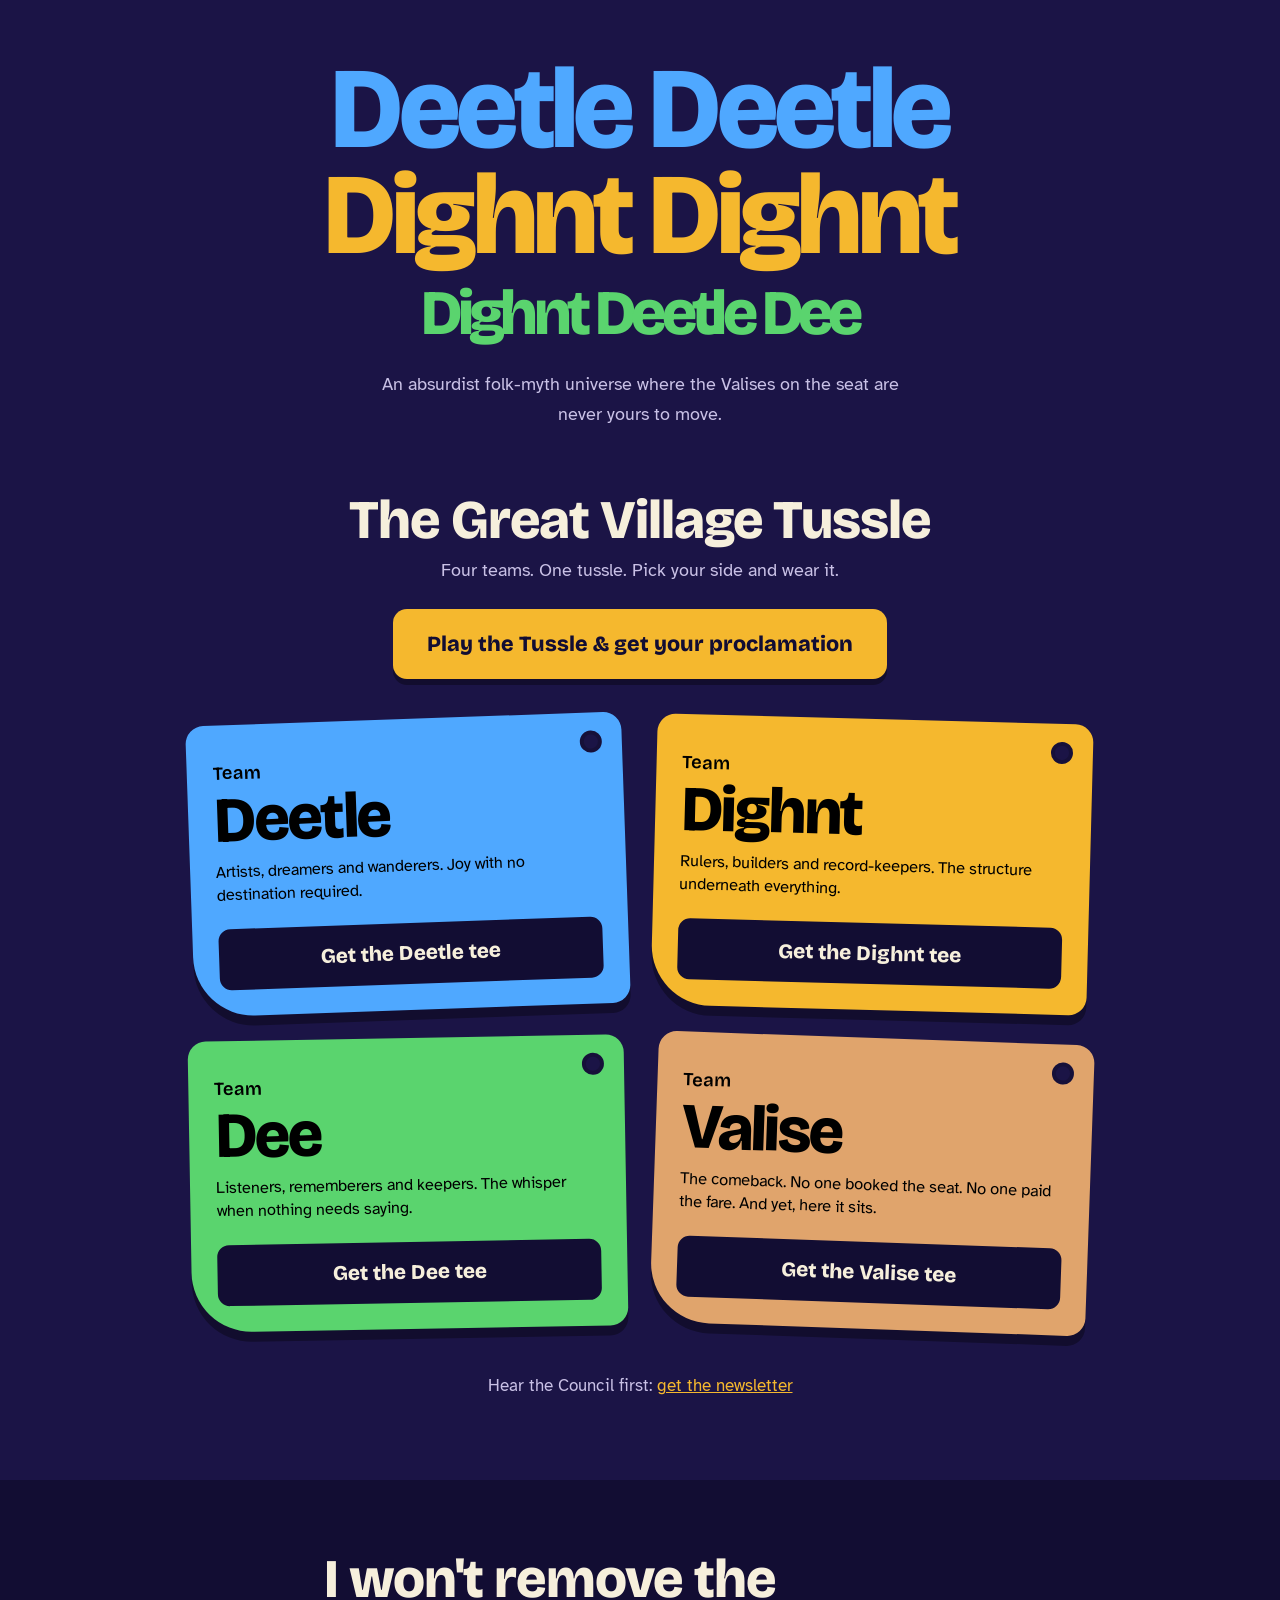
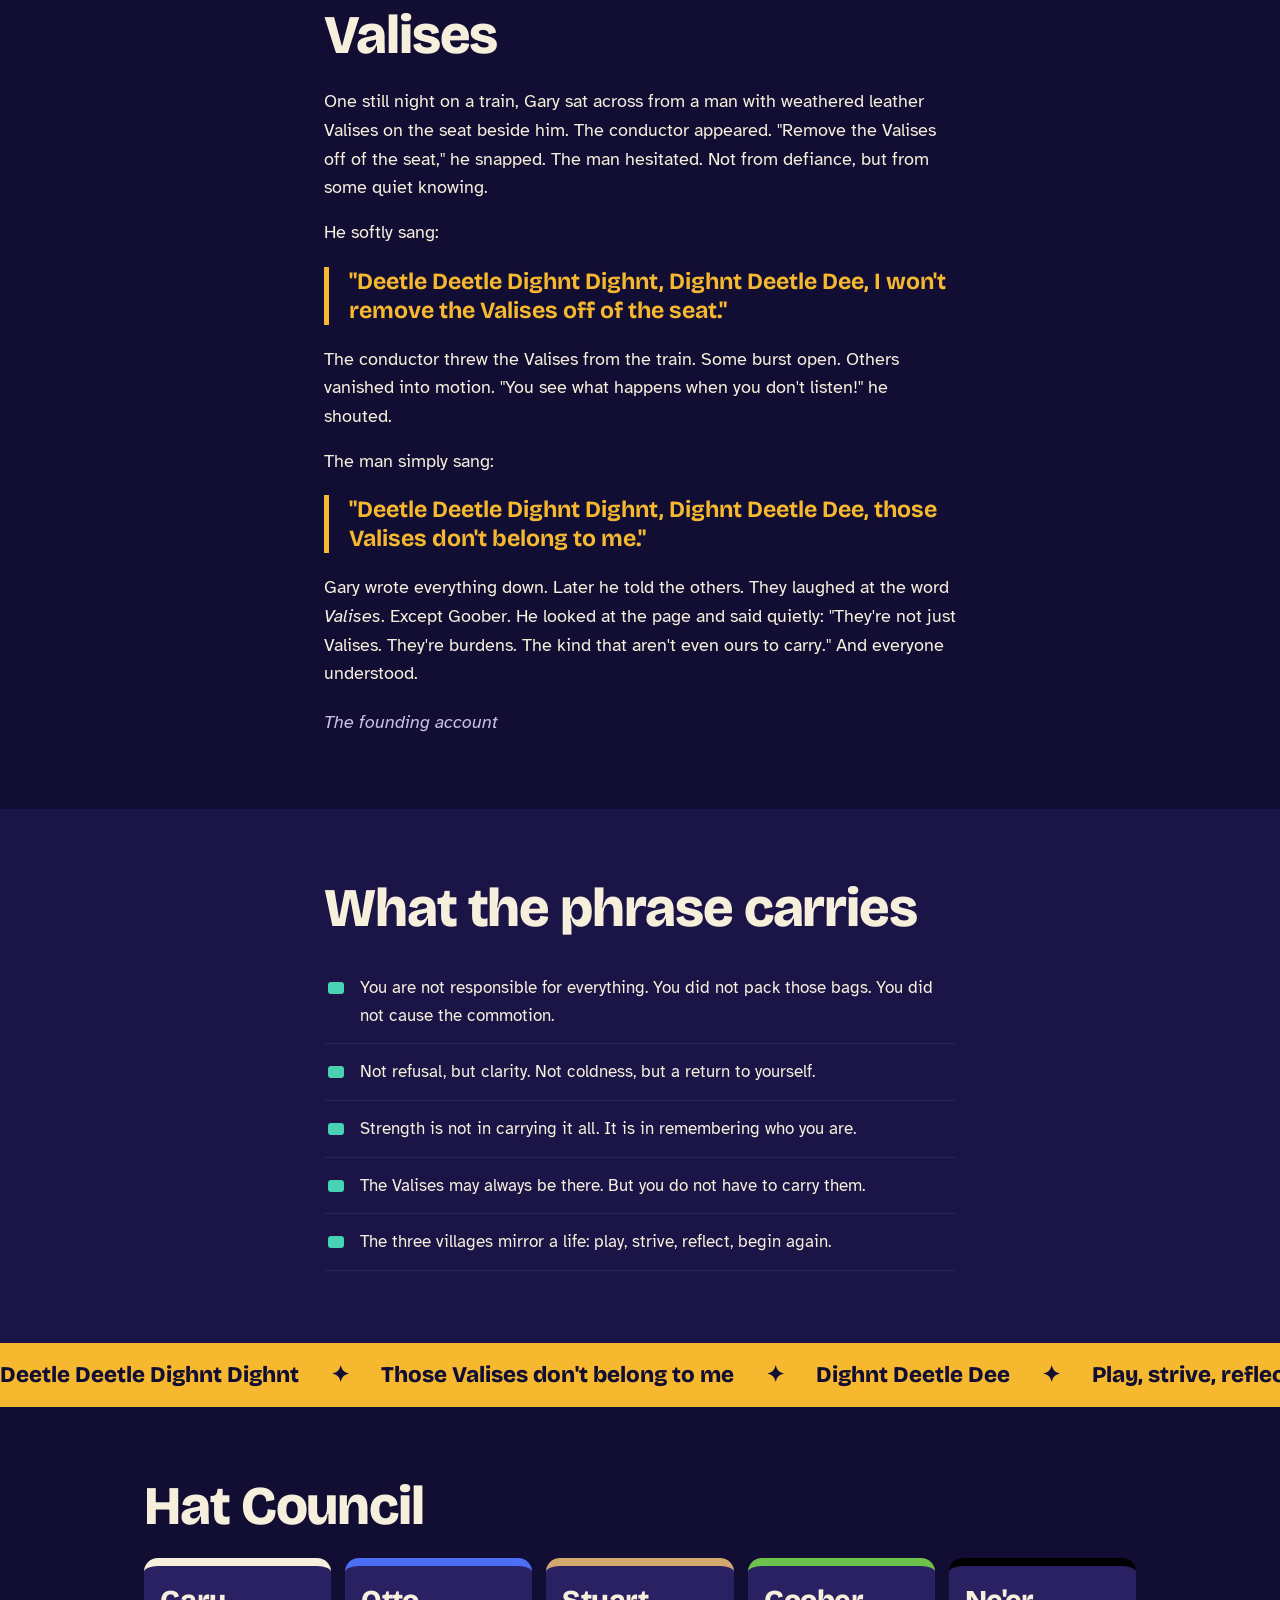
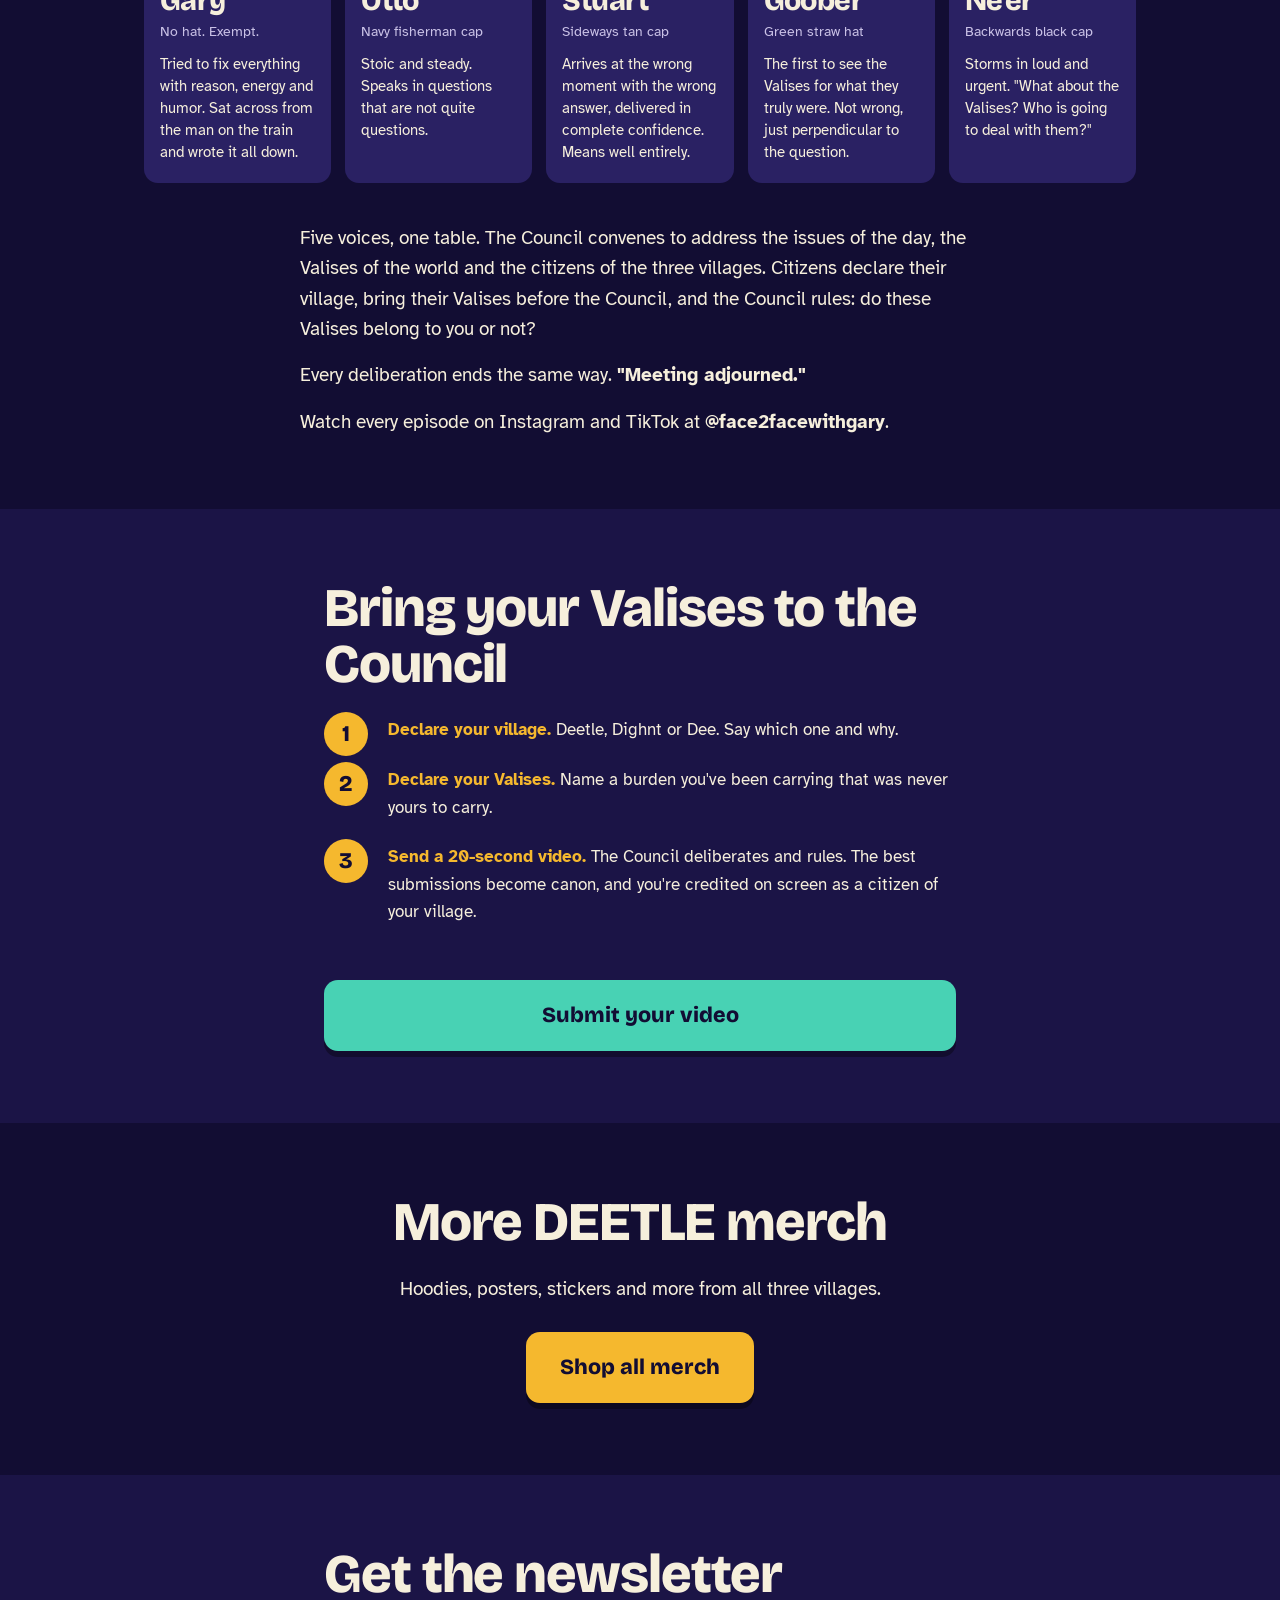
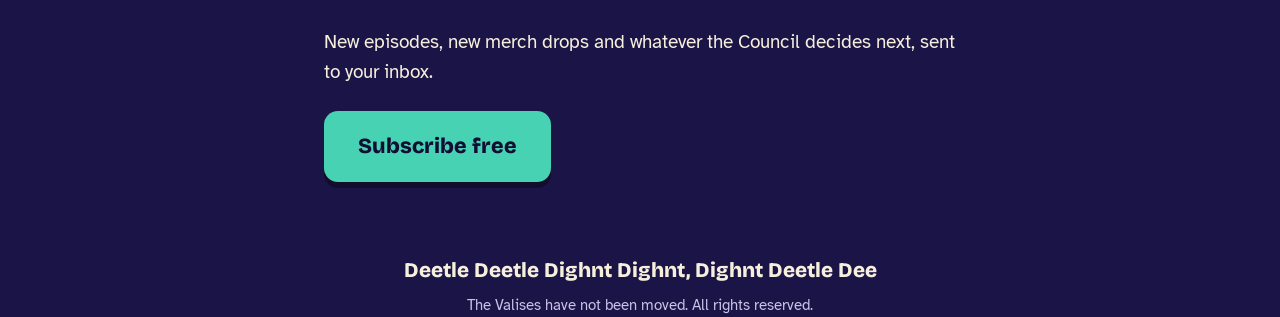
<file: index.html>
<!DOCTYPE html>
<html lang="en">
<head>
<meta charset="UTF-8">
<meta name="viewport" content="width=device-width, initial-scale=1.0">
<meta name="color-scheme" content="dark">
<meta name="darkreader-lock">
<title>Deetle Deetle Dighnt Dighnt</title>
<meta name="description" content="Pick your village in the Great Village Tussle. Team Deetle, Team Dighnt, Team Dee or Team Valise tees from the Hat Council.">
<link rel="preconnect" href="https://fonts.googleapis.com">
<link rel="preconnect" href="https://fonts.gstatic.com" crossorigin>
<link href="https://fonts.googleapis.com/css2?family=Bricolage+Grotesque:opsz,wght@12..96,600;12..96,700;12..96,800&family=Atkinson+Hyperlegible:ital,wght@0,400;0,700;1,400&display=swap" rel="stylesheet">
<link rel="stylesheet" href="style.css">
</head>
<body>

<header class="hero wrap">
  <h1 class="chant">
    <span class="l1">Deetle Deetle</span>
    <span class="l2">Dighnt Dighnt</span>
    <span class="l3">Dighnt Deetle Dee</span>
  </h1>
  <p class="hero-line">An absurdist folk-myth universe where the Valises on the seat are never yours to move.</p>
</header>

<main>

  <!-- THE GREAT VILLAGE TUSSLE: SHOP -->
  <section class="shop wrap" id="shop">
    <h2>The Great Village Tussle</h2>
    <p class="shop-sub">Four teams. One tussle. Pick your side and wear it.</p>
    <p class="play-wrap"><a class="btn btn-gold" href="great-village-tussle.html">Play the Tussle &amp; get your proclamation</a></p>

    <div class="tags">
      <a class="tag" href="https://www.face2facewithgary.com/product-page/team-deetle-the-great-village-tussle-tee" target="_blank" rel="noopener">
        <span class="tag-team">Team</span>
        <span class="tag-name">Deetle</span>
        <span class="tag-who">Artists, dreamers and wanderers. Joy with no destination required.</span>
        <span class="tag-cta">Get the Deetle tee</span>
      </a>
      <a class="tag" href="https://www.face2facewithgary.com/product-page/dighnt-great-village-tussle-t-shirt-deetle-deetle-dighnt-dighnt-tee" target="_blank" rel="noopener">
        <span class="tag-team">Team</span>
        <span class="tag-name">Dighnt</span>
        <span class="tag-who">Rulers, builders and record-keepers. The structure underneath everything.</span>
        <span class="tag-cta">Get the Dighnt tee</span>
      </a>
      <a class="tag" href="https://www.face2facewithgary.com/product-page/team-dee-the-great-village-tussle-tee" target="_blank" rel="noopener">
        <span class="tag-team">Team</span>
        <span class="tag-name">Dee</span>
        <span class="tag-who">Listeners, rememberers and keepers. The whisper when nothing needs saying.</span>
        <span class="tag-cta">Get the Dee tee</span>
      </a>
      <a class="tag" href="https://www.face2facewithgary.com/product-page/team-valise-the-great-village-tussle-tee" target="_blank" rel="noopener">
        <span class="tag-team">Team</span>
        <span class="tag-name">Valise</span>
        <span class="tag-who">The comeback. No one booked the seat. No one paid the fare. And yet, here it sits.</span>
        <span class="tag-cta">Get the Valise tee</span>
      </a>
    </div>

    <p class="shop-foot">Hear the Council first: <a href="https://garys-newsletter-7e1c91.beehiiv.com/subscribe" target="_blank" rel="noopener">get the newsletter</a></p>
  </section>

  <!-- THE STORY -->
  <section class="band">
    <div class="narrow story">
      <h2>I won't remove the Valises</h2>
      <p>One still night on a train, Gary sat across from a man with weathered leather Valises on the seat beside him. The conductor appeared. "Remove the Valises off of the seat," he snapped. The man hesitated. Not from defiance, but from some quiet knowing.</p>
      <p>He softly sang:</p>
      <span class="sung">"Deetle Deetle Dighnt Dighnt, Dighnt Deetle Dee, I won't remove the Valises off of the seat."</span>
      <p>The conductor threw the Valises from the train. Some burst open. Others vanished into motion. "You see what happens when you don't listen!" he shouted.</p>
      <p>The man simply sang:</p>
      <span class="sung">"Deetle Deetle Dighnt Dighnt, Dighnt Deetle Dee, those Valises don't belong to me."</span>
      <p>Gary wrote everything down. Later he told the others. They laughed at the word <em>Valises</em>. Except Goober. He looked at the page and said quietly: "They're not just Valises. They're burdens. The kind that aren't even ours to carry." And everyone understood.</p>
      <p class="signoff">The founding account</p>
    </div>
  </section>

  <section>
    <div class="narrow">
      <h2>What the phrase carries</h2>
      <ul class="meaning">
        <li>You are not responsible for everything. You did not pack those bags. You did not cause the commotion.</li>
        <li>Not refusal, but clarity. Not coldness, but a return to yourself.</li>
        <li>Strength is not in carrying it all. It is in remembering who you are.</li>
        <li>The Valises may always be there. But you do not have to carry them.</li>
        <li>The three villages mirror a life: play, strive, reflect, begin again.</li>
      </ul>
    </div>
  </section>

  <div class="ticker-wrap" aria-hidden="true">
    <div class="ticker">
      <span>Deetle Deetle Dighnt Dighnt</span><span>✦</span>
      <span>Those Valises don't belong to me</span><span>✦</span>
      <span>Dighnt Deetle Dee</span><span>✦</span>
      <span>Play, strive, reflect, begin again</span><span>✦</span>
      <span>Deetle Deetle Dighnt Dighnt</span><span>✦</span>
      <span>Those Valises don't belong to me</span><span>✦</span>
      <span>Dighnt Deetle Dee</span><span>✦</span>
      <span>Play, strive, reflect, begin again</span><span>✦</span>
    </div>
  </div>

  <!-- HAT COUNCIL -->
  <section class="band">
    <div class="wrap">
      <h2>Hat Council</h2>
      <div class="council">
        <div class="member" style="--hat: var(--cream)">
          <h3>Gary</h3>
          <div class="hat">No hat. Exempt.</div>
          <p>Tried to fix everything with reason, energy and humor. Sat across from the man on the train and wrote it all down.</p>
        </div>
        <div class="member" style="--hat: #4c6ef5">
          <h3>Otto</h3>
          <div class="hat">Navy fisherman cap</div>
          <p>Stoic and steady. Speaks in questions that are not quite questions.</p>
        </div>
        <div class="member" style="--hat: #d2a86e">
          <h3>Stuart</h3>
          <div class="hat">Sideways tan cap</div>
          <p>Arrives at the wrong moment with the wrong answer, delivered in complete confidence. Means well entirely.</p>
        </div>
        <div class="member" style="--hat: #6cc24a">
          <h3>Goober</h3>
          <div class="hat">Green straw hat</div>
          <p>The first to see the Valises for what they truly were. Not wrong, just perpendicular to the question.</p>
        </div>
        <div class="member" style="--hat: #000000">
          <h3>Ne'er</h3>
          <div class="hat">Backwards black cap</div>
          <p>Storms in loud and urgent. "What about the Valises? Who is going to deal with them?"</p>
        </div>
      </div>

      <div class="narrow" style="padding:0">
        <p>Five voices, one table. The Council convenes to address the issues of the day, the Valises of the world and the citizens of the three villages. Citizens declare their village, bring their Valises before the Council, and the Council rules: do these Valises belong to you or not?</p>
        <p>Every deliberation ends the same way. <strong>"Meeting adjourned."</strong></p>
        <p>Watch every episode on Instagram and TikTok at <strong>@face2facewithgary</strong>.</p>
      </div>
    </div>
  </section>

  <!-- SUBMIT -->
  <section>
    <div class="narrow">
      <h2>Bring your Valises to the Council</h2>
      <ol class="steps">
        <li><strong>Declare your village.</strong> Deetle, Dighnt or Dee. Say which one and why.</li>
        <li><strong>Declare your Valises.</strong> Name a burden you've been carrying that was never yours to carry.</li>
        <li><strong>Send a 20-second video.</strong> The Council deliberates and rules. The best submissions become canon, and you're credited on screen as a citizen of your village.</li>
      </ol>
      <a class="btn btn-block" href="submit">Submit your video</a>
    </div>
  </section>

  <!-- MORE MERCH -->
  <section class="band">
    <div class="narrow" style="text-align:center">
      <h2>More DEETLE merch</h2>
      <p style="margin-bottom:28px">Hoodies, posters, stickers and more from all three villages.</p>
      <a class="btn btn-gold" href="https://www.face2facewithgary.com/category/all-products" target="_blank" rel="noopener">Shop all merch</a>
    </div>
  </section>

  <!-- NEWSLETTER -->
  <section>
    <div class="narrow">
      <h2>Get the newsletter</h2>
      <p>New episodes, new merch drops and whatever the Council decides next, sent to your inbox.</p>
      <p style="margin-top:24px"><a class="btn" href="https://garys-newsletter-7e1c91.beehiiv.com/subscribe" target="_blank" rel="noopener">Subscribe free</a></p>
    </div>
  </section>

</main>

<footer class="wrap">
  <div class="sign">Deetle Deetle Dighnt Dighnt, Dighnt Deetle Dee</div>
  <div>The Valises have not been moved. All rights reserved.</div>
</footer>

</body>
</html>
</file>
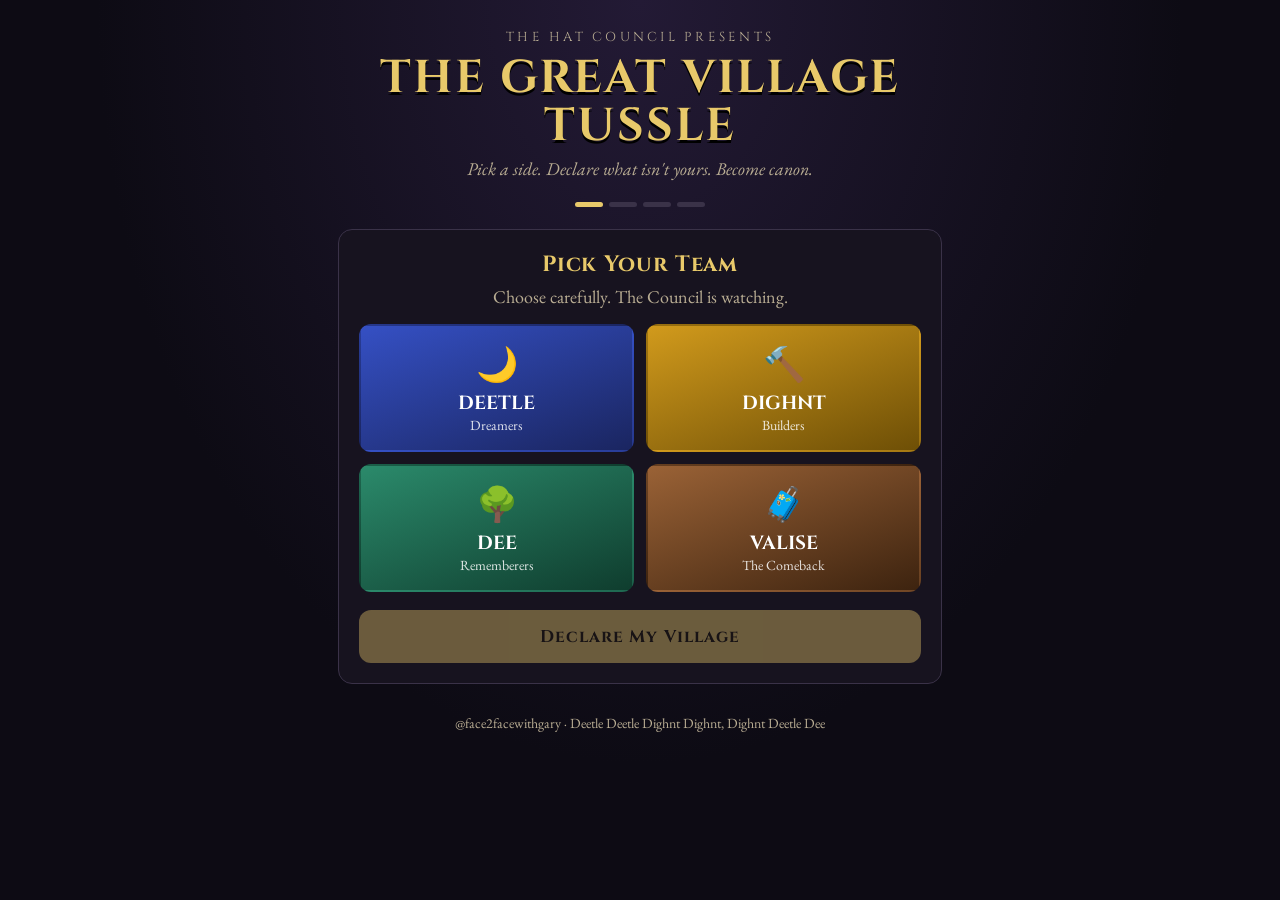
<file: great-village-tussle.html>
<!DOCTYPE html>
<html lang="en">
<head>
<meta charset="UTF-8">
<meta name="viewport" content="width=device-width, initial-scale=1">
<title>The Great Village Tussle — Pick Your Side</title>
<link rel="preconnect" href="https://fonts.googleapis.com">
<link href="https://fonts.googleapis.com/css2?family=Cinzel:wght@500;700;900&family=EB+Garamond:ital,wght@0,400;0,600;1,400&display=swap" rel="stylesheet">
<style>
/* ====== EDIT YOUR LINKS HERE ====== */
:root{
  --bg:#0d0b14; --panel:#17131f; --gold:#E8C96A; --ink:#f4ead2; --muted:#b9ad93;
  --deetle:#2a3f9e; --dighnt:#b8860b; --dee:#1f6b52; --valise:#7a4a26;
}
*{box-sizing:border-box}
html,body{margin:0;background:var(--bg);color:var(--ink);font-family:"EB Garamond",Georgia,serif;font-size:18px}
body{background:radial-gradient(ellipse at top,#231a35 0%,var(--bg) 60%) fixed}
.wrap{max-width:640px;margin:0 auto;padding:28px 18px 60px}
h1,h2,h3,.cinzel{font-family:Cinzel,Georgia,serif;letter-spacing:.04em}
h1{color:var(--gold);font-size:clamp(30px,8vw,46px);line-height:1.05;text-align:center;margin:8px 0 6px;text-shadow:0 3px 0 #000}
.kicker{text-align:center;font-family:Cinzel,serif;font-size:13px;letter-spacing:.25em;color:var(--muted)}
.lede{text-align:center;color:var(--muted);font-style:italic;margin:6px 0 22px}
.progress{display:flex;gap:6px;justify-content:center;margin:0 0 22px}
.progress i{width:28px;height:5px;border-radius:3px;background:#3a3248}
.progress i.on{background:var(--gold)}
.screen{display:none;animation:fade .35s ease}
.screen.active{display:block}
@keyframes fade{from{opacity:0;transform:translateY(8px)}to{opacity:1;transform:none}}
.card{background:var(--panel);border:1px solid #3a3248;border-radius:14px;padding:20px;margin-bottom:16px}
h2{font-size:22px;color:var(--gold);margin:0 0 6px;text-align:center}
.sub{text-align:center;color:var(--muted);margin:0 0 16px}
.teams{display:grid;grid-template-columns:1fr 1fr;gap:12px}
.team{border:2px solid transparent;border-radius:12px;padding:16px 12px;text-align:center;cursor:pointer;color:#fff;font-family:inherit;transition:transform .15s}
.team:hover{transform:translateY(-2px)}
.team.sel{border-color:var(--gold);box-shadow:0 0 0 3px rgba(232,201,106,.35)}
.team .emb{font-size:34px;display:block}
.team strong{font-family:Cinzel,serif;font-size:19px;display:block;margin-top:4px}
.team small{display:block;opacity:.85;font-size:14px}
.t-deetle{background:linear-gradient(160deg,#3550c4,#1a2560)}
.t-dighnt{background:linear-gradient(160deg,#d19a1c,#6e4f06)}
.t-dee{background:linear-gradient(160deg,#2b8a6b,#0f3d2e)}
.t-valise{background:linear-gradient(160deg,#9a6236,#3d230f)}
label{display:block;font-family:Cinzel,serif;font-size:13px;letter-spacing:.12em;color:var(--gold);margin:14px 0 6px}
input[type=text]{width:100%;padding:13px;border-radius:10px;border:1px solid #4a4058;background:#0f0c16;color:var(--ink);font:inherit}
input[type=text]:focus{outline:2px solid var(--gold)}
.hint{font-size:14px;color:var(--muted);margin-top:4px}
.btn{display:block;width:100%;padding:15px;border:0;border-radius:12px;background:var(--gold);color:#1a1408;font-family:Cinzel,serif;font-weight:700;font-size:17px;letter-spacing:.06em;cursor:pointer;margin-top:18px;text-align:center;text-decoration:none}
.btn:disabled{opacity:.4;cursor:not-allowed}
.btn.ghost{background:transparent;color:var(--gold);border:1px solid var(--gold)}
.btn.merch{font-size:20px;padding:18px;box-shadow:0 6px 0 #8a6f22}
.round-name{font-family:Cinzel,serif;color:var(--gold);font-size:13px;letter-spacing:.2em;text-align:center}
.round-title{font-size:26px;text-align:center;margin:4px 0 10px}
.challenge{text-align:center;font-size:19px;margin:0 0 16px}
.scores{display:flex;gap:8px;justify-content:center;flex-wrap:wrap}
.score{width:52px;height:52px;border-radius:50%;border:2px solid #4a4058;background:#0f0c16;color:var(--ink);font-family:Cinzel,serif;font-size:20px;cursor:pointer}
.score.sel{background:var(--gold);color:#1a1408;border-color:var(--gold)}
.scale{display:flex;justify-content:space-between;font-size:13px;color:var(--muted);margin-top:8px;padding:0 4px}
.verdict{text-align:center;font-style:italic;color:var(--muted);min-height:26px;margin-top:12px}
.temple{text-align:center}
.temple .crown{font-size:56px}
.proc{background:linear-gradient(180deg,#201a2c,#120f19);border:2px solid var(--gold);border-radius:14px;padding:24px 20px;text-align:center}
.proc .head{font-family:Cinzel,serif;font-size:12px;letter-spacing:.25em;color:var(--gold)}
.proc .who{font-family:Cinzel,serif;font-size:clamp(26px,7vw,36px);color:#fff;margin:10px 0 4px}
.proc .teamline{font-family:Cinzel,serif;font-size:14px;letter-spacing:.15em}
.proc p{font-size:19px;line-height:1.5;margin:14px 0}
.proc .valises{font-size:16px;color:var(--muted)}
.proc .chorus{font-family:Cinzel,serif;color:var(--gold);font-size:15px;letter-spacing:.06em;margin-top:16px}
.total{font-family:Cinzel,serif;font-size:15px;color:var(--muted);margin-top:8px}
.links{display:grid;gap:10px;margin-top:6px}
.small-links{text-align:center;font-size:15px;color:var(--muted);margin-top:18px}
.small-links a{color:var(--gold)}
.toast{position:fixed;left:50%;bottom:22px;transform:translateX(-50%);background:var(--gold);color:#1a1408;padding:10px 16px;border-radius:10px;font-family:Cinzel,serif;font-size:14px;opacity:0;transition:opacity .3s;pointer-events:none}
.toast.on{opacity:1}
.card-wrap{display:none;text-align:center;margin-top:4px}
.card-wrap.on{display:block}
.card-wrap img{width:100%;max-width:420px;border-radius:12px;border:1px solid #3a3248;-webkit-touch-callout:default}
.card-note{font-size:16px;color:var(--muted);margin-top:10px;line-height:1.4}
footer{text-align:center;color:var(--muted);font-size:14px;margin-top:30px}
</style>
</head>
<body>
<div class="wrap">
  <div class="kicker">THE HAT COUNCIL PRESENTS</div>
  <h1>THE GREAT VILLAGE TUSSLE</h1>
  <div class="lede">Pick a side. Declare what isn't yours. Become canon.</div>
  <div class="progress" id="progress"></div>

  <!-- 1. PICK TEAM -->
  <section class="screen active" data-step="0">
    <div class="card">
      <h2>Pick Your Team</h2>
      <p class="sub">Choose carefully. The Council is watching.</p>
      <div class="teams" id="teams"></div>
      <button class="btn" id="toDeclare" disabled>Declare My Village</button>
    </div>
  </section>

  <!-- 2. DECLARE -->
  <section class="screen" data-step="1">
    <div class="card">
      <h2 id="declareTitle">Declare Your Village</h2>
      <p class="sub">Speak it clearly. The Temple is listening.</p>
      <label for="name">Your Name</label>
      <input type="text" id="name" maxlength="28" placeholder="As the Council should record it">
      <label for="valises">The Valises That Don't Belong To You</label>
      <input type="text" id="valises" maxlength="90" placeholder="e.g. Monday, my cousin's opinions, the group chat">
      <div class="hint">Name up to three, separated by commas. It was never yours to carry.</div>
      <button class="btn" id="toRounds" disabled>Begin the Tussle</button>
    </div>
  </section>

  <!-- 3. ROUNDS -->
  <section class="screen" data-step="2">
    <div class="card" id="roundCard">
      <div class="round-name" id="roundNum"></div>
      <h3 class="round-title" id="roundTitle"></h3>
      <p class="challenge" id="roundChallenge"></p>
      <div class="scores" id="scoreBtns"></div>
      <div class="scale"><span>0 · The Council noticed</span><span>5 · Legendary</span></div>
      <div class="verdict" id="roundVerdict"></div>
      <button class="btn" id="nextRound" disabled>Next</button>
    </div>
  </section>

  <!-- 4. TEMPLE -->
  <section class="screen" data-step="3">
    <div class="temple">
      <div class="crown">👑</div>
      <h2>The Temple of Deetle</h2>
      <p class="sub">The doors open. The Council stands. The Valise does not move.</p>
    </div>
    <div class="proc" id="proc"></div>
    <a class="btn merch" id="merchBtn" href="#" target="_blank" rel="noopener">Wear Your Village</a>
    <div class="links">
      <button class="btn ghost" id="imgBtn">Get My Proclamation Image</button>
      <div class="card-wrap" id="cardWrap">
        <img id="cardImg" alt="Your official Hat Council proclamation">
        <div class="card-note">Press and hold the image → <b>Save to Photos</b>.<br>Post it to your story or TikTok and tag <b>@face2facewithgary</b>.</div>
        <button class="btn" id="shareBtn" style="display:none">Share Image</button>
      </div>
      <button class="btn ghost" id="copyBtn">Copy My Proclamation</button>
      <div class="hint" style="text-align:center">Paste it in the comments of any Tussle video. The Council reads every one.</div>
      <a class="btn ghost" id="emailBtn" href="#" target="_blank" rel="noopener">Join the Village Ledger (Email)</a>
    </div>
    <div class="small-links">
      Film yourself reading it and <a id="submitLink" href="#" target="_blank" rel="noopener">Submit to the Council</a><br>
      <a href="#" id="again">Tussle again</a>
    </div>
  </section>

  <footer>@face2facewithgary · Deetle Deetle Dighnt Dighnt, Dighnt Deetle Dee</footer>
</div>
<div class="toast" id="toast"></div>

<script>
/* ====== EDIT YOUR LINKS HERE — paste each tee's product link ====== */
const LINKS = {
  deetle: "https://www.face2facewithgary.com/product-page/team-deetle-the-great-village-tussle-tee",
  dighnt: "https://www.face2facewithgary.com/product-page/dighnt-great-village-tussle-t-shirt-deetle-deetle-dighnt-dighnt-tee",
  dee:    "https://www.face2facewithgary.com/product-page/team-dee-the-great-village-tussle-tee",
  valise: "https://www.face2facewithgary.com/product-page/team-valise-the-great-village-tussle-tee",
  email:  "https://deetledighntdee.github.io",
  submit: "https://deetledighntdee.github.io/submit"
};

const TEAMS = {
  deetle:{name:"DEETLE", cls:"t-deetle", emb:"🌙", motto:"Dreamers", color:"#7f9bff",
    head:"DEETLE PROCLAMATION — DREAMED, NOT DECREED",
    line:"Dream. Create. Wander. We dreamed this champion, and so it is. DEETLE does not explain itself.",
    merch:"Wear the Moon — TEAM DEETLE Tee"},
  dighnt:{name:"DIGHNT", cls:"t-dighnt", emb:"🔨", motto:"Builders", color:"#f2c14e",
    head:"DIGHNT PROCLAMATION — ENTERED INTO THE RECORD",
    line:"Build. Record. Remember. This champion was stacked brick by brick and entered into the Record Book. Sealed.",
    merch:"Wear the Brick — TEAM DIGHNT Tee"},
  dee:{name:"DEE", cls:"t-dee", emb:"🌳", motto:"Rememberers", color:"#6fd3a8",
    head:"DEE PROCLAMATION — SAID QUIETLY",
    line:"Listen. Learn. Keep. The lantern stays lit. DEE will remember this champion long after the others forget.",
    merch:"Wear the Roots — TEAM DEE Tee"},
  valise:{name:"VALISE", cls:"t-valise", emb:"🧳", motto:"The Comeback", color:"#e0a46c",
    head:"CONDUCTOR'S PROCLAMATION — THE SEAT IS DECIDED",
    line:"No one booked a seat for the Valise. No one paid the fare. And yet — here it sits. The Valise refused to move, and the seat is theirs.",
    merch:"Claim the Seat — TEAM VALISE Tee"}
};

const ROUNDS = [
  {title:"The Checkpoint", challenge:"Say out loud, to someone: “These Valises do not belong to me.” Score how clearly you declared it.",
   verdicts:["The Council noticed.","A whisper. The Checkpoint squints.","Heard, mostly.","Clear, calm, declared.","The Checkpoint opens.","Declared first. Declared clearly."]},
  {title:"The Train to Nowhere", challenge:"Stillness is strategy. Hold perfectly still for 10 seconds — and do not say “k.” Score your stillness.",
   verdicts:["You chased the train.","You fidgeted. The Conductor sighed.","Mostly still. Mostly.","The Train arrived on time.","The Conductor approves.","Legendary stillness."]},
  {title:"Before the Boulder", challenge:"Say “Deetle Deetle Dighnt Dighnt, Dighnt Deetle Dee” three times fast without laughing. Score yourself honestly. The Boulder knows.",
   verdicts:["The Boulder heard everything.","The Boulder rolled closer.","The Boulder is unimpressed.","The Boulder stands down — for now.","The Boulder nods.","The Boulder bows. Boulders never bow."]}
];

const TITLES = [
  [0,"Citizen of the Platform"],[6,"Keeper of the Lantern"],[10,"Champion of the Train"],[13,"Grand Champion of the Tussle"]
];

const state = {team:null, name:"", valises:"", scores:[null,null,null], round:0};
const $ = id => document.getElementById(id);
const screens = [...document.querySelectorAll(".screen")];

function show(step){
  screens.forEach(s => s.classList.toggle("active", +s.dataset.step === step));
  $("progress").innerHTML = [0,1,2,3].map(i => `<i class="${i<=step?'on':''}"></i>`).join("");
  window.scrollTo({top:0,behavior:"smooth"});
}

/* Teams */
$("teams").innerHTML = Object.entries(TEAMS).map(([id,t]) =>
  `<button class="team ${t.cls}" data-id="${id}"><span class="emb">${t.emb}</span><strong>${t.name}</strong><small>${t.motto}</small></button>`).join("");
$("teams").addEventListener("click", e => {
  const b = e.target.closest(".team"); if(!b) return;
  state.team = b.dataset.id;
  document.querySelectorAll(".team").forEach(x => x.classList.toggle("sel", x === b));
  $("toDeclare").disabled = false;
});
$("toDeclare").onclick = () => { $("declareTitle").textContent = `Declare for TEAM ${TEAMS[state.team].name}`; show(1); };

/* Declare */
function checkDeclare(){ $("toRounds").disabled = !($("name").value.trim() && $("valises").value.trim()); }
$("name").oninput = checkDeclare; $("valises").oninput = checkDeclare;
$("toRounds").onclick = () => {
  state.name = $("name").value.trim();
  state.valises = $("valises").value.split(",").map(v => v.trim()).filter(Boolean).slice(0,3).join(", ");
  state.round = 0; state.scores = [null,null,null];
  renderRound(); show(2);
};

/* Rounds */
function renderRound(){
  const r = ROUNDS[state.round];
  $("roundNum").textContent = `ROUND ${state.round+1} OF 3`;
  $("roundTitle").textContent = r.title;
  $("roundChallenge").textContent = r.challenge;
  $("roundVerdict").textContent = "";
  $("nextRound").disabled = true;
  $("nextRound").textContent = state.round < 2 ? "Next Round" : "Enter the Temple";
  $("scoreBtns").innerHTML = [0,1,2,3,4,5].map(n => `<button class="score" data-n="${n}">${n}</button>`).join("");
}
$("scoreBtns").addEventListener("click", e => {
  const b = e.target.closest(".score"); if(!b) return;
  const n = +b.dataset.n;
  state.scores[state.round] = n;
  document.querySelectorAll(".score").forEach(x => x.classList.toggle("sel", x === b));
  $("roundVerdict").textContent = ROUNDS[state.round].verdicts[n];
  $("nextRound").disabled = false;
});
$("nextRound").onclick = () => {
  if(state.round < 2){ state.round++; renderRound(); }
  else { renderTemple(); show(3); }
};

/* Temple */
function esc(s){ return s.replace(/[&<>"]/g, c => ({"&":"&amp;","<":"&lt;",">":"&gt;",'"':"&quot;"}[c])); }
function procText(){
  const t = TEAMS[state.team], total = state.scores.reduce((a,b)=>a+b,0);
  const title = TITLES.filter(x => total >= x[0]).pop()[1];
  return {t,total,title};
}
function renderTemple(){
  const {t,total,title} = procText();
  $("proc").innerHTML = `
    <div class="head">${t.head}</div>
    <div class="who">${esc(state.name)}</div>
    <div class="teamline" style="color:${t.color}">TEAM ${t.name} · ${title.toUpperCase()}</div>
    <p>Hear ye! Hear ye! Having passed the Checkpoint, ridden the Train to Nowhere, and survived the Boulder — ${t.line}</p>
    <div class="valises">Valises declared not theirs: <em>${esc(state.valises)}</em></div>
    <div class="chorus">DEETLE DEETLE DIGHNT DIGHNT, DIGHNT DEETLE DEE —<br>${esc(state.name).toUpperCase()} IS CANON. MEETING ADJOURNED!</div>
    <div class="total">${total} of 15 points</div>`;
  $("merchBtn").textContent = t.merch;
  $("merchBtn").href = LINKS[state.team];
  $("merchBtn").style.background = t.color;
  $("cardWrap").classList.remove("on"); $("imgBtn").style.display = "block"; $("imgBtn").textContent = "Get My Proclamation Image"; $("shareBtn").style.display = "none";
}
$("copyBtn").onclick = async () => {
  const {t,total,title} = procText();
  const txt = `${t.head}\n${state.name} — TEAM ${t.name} · ${title}\n${t.line}\nValises declared not mine: ${state.valises}\nDEETLE DEETLE DIGHNT DIGHNT, DIGHNT DEETLE DEE — ${state.name.toUpperCase()} IS CANON. MEETING ADJOURNED!\n${total}/15 · The Great Village Tussle · @face2facewithgary`;
  try { await navigator.clipboard.writeText(txt); toast("Copied. Post it. Tag @face2facewithgary."); }
  catch(e){ toast("Copy blocked — screenshot it instead."); }
};
/* Proclamation image (1080x1920, story size) */
function wrap(ctx, text, x, y, maxW, lh){
  const words = text.split(" "); let line = ""; const lines = [];
  for(const w of words){ const t = line ? line+" "+w : w; if(ctx.measureText(t).width > maxW && line){ lines.push(line); line = w; } else line = t; }
  if(line) lines.push(line);
  lines.forEach((l,i) => ctx.fillText(l, x, y + i*lh));
  return y + lines.length*lh;
}
function fitFont(ctx, text, weight, family, start, maxW){
  let s = start; ctx.font = `${weight} ${s}px ${family}`;
  while(ctx.measureText(text).width > maxW && s > 30){ s -= 4; ctx.font = `${weight} ${s}px ${family}`; }
  return s;
}
async function drawCard(){
  try { await Promise.all([document.fonts.load('700 60px Cinzel'), document.fonts.load('400 40px "EB Garamond"'), document.fonts.load('italic 40px "EB Garamond"')]); } catch(e){}
  const {t,total,title} = procText();
  const W=1080, H=1920, c=document.createElement("canvas"); c.width=W; c.height=H;
  const x=c.getContext("2d"), CZ="Cinzel, Georgia, serif", GA='"EB Garamond", Georgia, serif';
  // night background
  const bg=x.createRadialGradient(W/2,300,100,W/2,900,1300); bg.addColorStop(0,"#2a1f40"); bg.addColorStop(1,"#0b0910");
  x.fillStyle=bg; x.fillRect(0,0,W,H);
  // parchment
  const px=80, py=150, pw=W-160, ph=H-300;
  const pg=x.createRadialGradient(W/2,H/2,200,W/2,H/2,1000); pg.addColorStop(0,"#f7ecd2"); pg.addColorStop(1,"#d9c194");
  x.fillStyle=pg; x.fillRect(px,py,pw,ph);
  // borders: team color + gold
  x.lineWidth=18; x.strokeStyle=t.color; x.strokeRect(px+20,py+20,pw-40,ph-40);
  x.lineWidth=4; x.strokeStyle="#b8902f"; x.strokeRect(px+44,py+44,pw-88,ph-88);
  // scroll rods
  [py-10, py+ph-30].forEach(yy => { const rg=x.createLinearGradient(0,yy,0,yy+40); rg.addColorStop(0,"#8a5a2b"); rg.addColorStop(.5,"#c48a4a"); rg.addColorStop(1,"#5e3a17"); x.fillStyle=rg; x.fillRect(px-40,yy,pw+80,40); x.fillStyle="#E8C96A"; x.beginPath(); x.arc(px-40,yy+20,26,0,7); x.arc(px+pw+40,yy+20,26,0,7); x.fill(); });
  x.textAlign="center"; const cx=W/2, maxW=pw-200; let y=py+120;
  x.fillStyle="#3a2a18"; x.font=`700 34px ${CZ}`; x.fillText("HEAR YE! HEAR YE!", cx, y); y+=56;
  x.font=`700 30px ${CZ}`; x.fillText("OFFICIAL PROCLAMATION OF THE HAT COUNCIL", cx, y); y+=40;
  x.fillStyle="#b8902f"; x.fillRect(cx-220,y,440,3); y+=55;
  x.fillStyle={deetle:"#2a3f9e",dighnt:"#8a6508",dee:"#1f6b52",valise:"#7a4a26"}[state.team];
  fitFont(x, t.head, 700, CZ, 34, maxW); y = wrap(x, t.head, cx, y, maxW, 46) + 25;
  // name
  x.fillStyle="#211a13"; const ns=fitFont(x, state.name.toUpperCase(), 900, CZ, 96, maxW); x.fillText(state.name.toUpperCase(), cx, y+ns*0.8); y+=ns+30;
  x.fillStyle={deetle:"#2a3f9e",dighnt:"#8a6508",dee:"#1f6b52",valise:"#7a4a26"}[state.team];
  x.font=`700 36px ${CZ}`; y = wrap(x, `TEAM ${t.name} · ${title.toUpperCase()}`, cx, y+10, maxW, 48) + 50;
  // body
  x.fillStyle="#2b2117"; x.font=`400 40px ${GA}`;
  y = wrap(x, "Having passed the Checkpoint, ridden the Train to Nowhere, and survived the Boulder, the Council declares:", cx, y, maxW, 54) + 10;
  y = wrap(x, t.line, cx, y, maxW, 54) + 40;
  x.font=`italic 36px ${GA}`; x.fillStyle="#5a4a36";
  y = wrap(x, `Valises declared not theirs: ${state.valises}`, cx, y, maxW, 48) + 50;
  // chorus
  x.fillStyle="#7a5a10"; x.font=`700 32px ${CZ}`;
  y = wrap(x, "DEETLE DEETLE DIGHNT DIGHNT, DIGHNT DEETLE DEE", cx, y, maxW, 44) + 16;
  x.fillStyle="#211a13"; fitFont(x, `${state.name.toUpperCase()} IS CANON.`, 900, CZ, 54, maxW);
  x.fillText(`${state.name.toUpperCase()} IS CANON.`, cx, y+30); y+=80;
  x.font=`700 32px ${CZ}`; x.fillStyle="#7a5a10"; x.fillText("MEETING ADJOURNED!", cx, y);
  x.font=`700 26px ${CZ}`; x.fillStyle="#3a2a18"; x.fillText(`${total} OF 15 · THE GREAT VILLAGE TUSSLE`, cx, y+58);
  // wax seal pressed onto the bottom scroll rod (never over the text)
  const sy=py+ph-60; x.fillStyle={deetle:"#2a3f9e",dighnt:"#a07410",dee:"#1f6b52",valise:"#8a2a1e"}[state.team];
  x.beginPath(); x.arc(cx,sy,80,0,7); x.fill(); x.lineWidth=6; x.strokeStyle="rgba(0,0,0,.25)"; x.beginPath(); x.arc(cx,sy,62,0,7); x.stroke();
  x.font="66px serif"; x.textBaseline="middle"; x.fillText(t.emb, cx, sy+4); x.textBaseline="alphabetic";
  // footer
  x.fillStyle="#E8C96A"; x.font=`700 40px ${CZ}`; x.fillText("@face2facewithgary", cx, H-80);
  x.fillStyle="#b9ad93"; x.font=`400 30px ${GA}`; x.fillText("Pick your side · deetledighntdee.github.io/great-village-tussle.html", cx, H-36);
  return c;
}
$("imgBtn").onclick = async () => {
  $("imgBtn").textContent = "Sealing your proclamation…";
  const c = await drawCard();
  $("cardImg").src = c.toDataURL("image/png");
  $("cardWrap").classList.add("on");
  $("imgBtn").style.display = "none";
  c.toBlob(b => {
    try {
      const file = new File([b], "my-tussle-proclamation.png", {type:"image/png"});
      if(navigator.canShare && navigator.canShare({files:[file]})){
        $("shareBtn").style.display = "block";
        $("shareBtn").onclick = () => navigator.share({files:[file], title:"My Great Village Tussle Proclamation"}).catch(()=>{});
      }
    } catch(e){}
  });
};
$("emailBtn").href = LINKS.email;
$("submitLink").href = LINKS.submit;
$("again").onclick = e => { e.preventDefault(); state.team=null; document.querySelectorAll(".team").forEach(x=>x.classList.remove("sel")); $("toDeclare").disabled=true; show(0); };

function toast(m){ const t=$("toast"); t.textContent=m; t.classList.add("on"); setTimeout(()=>t.classList.remove("on"),2600); }
show(0);
</script>
</body>
</html>
</file>
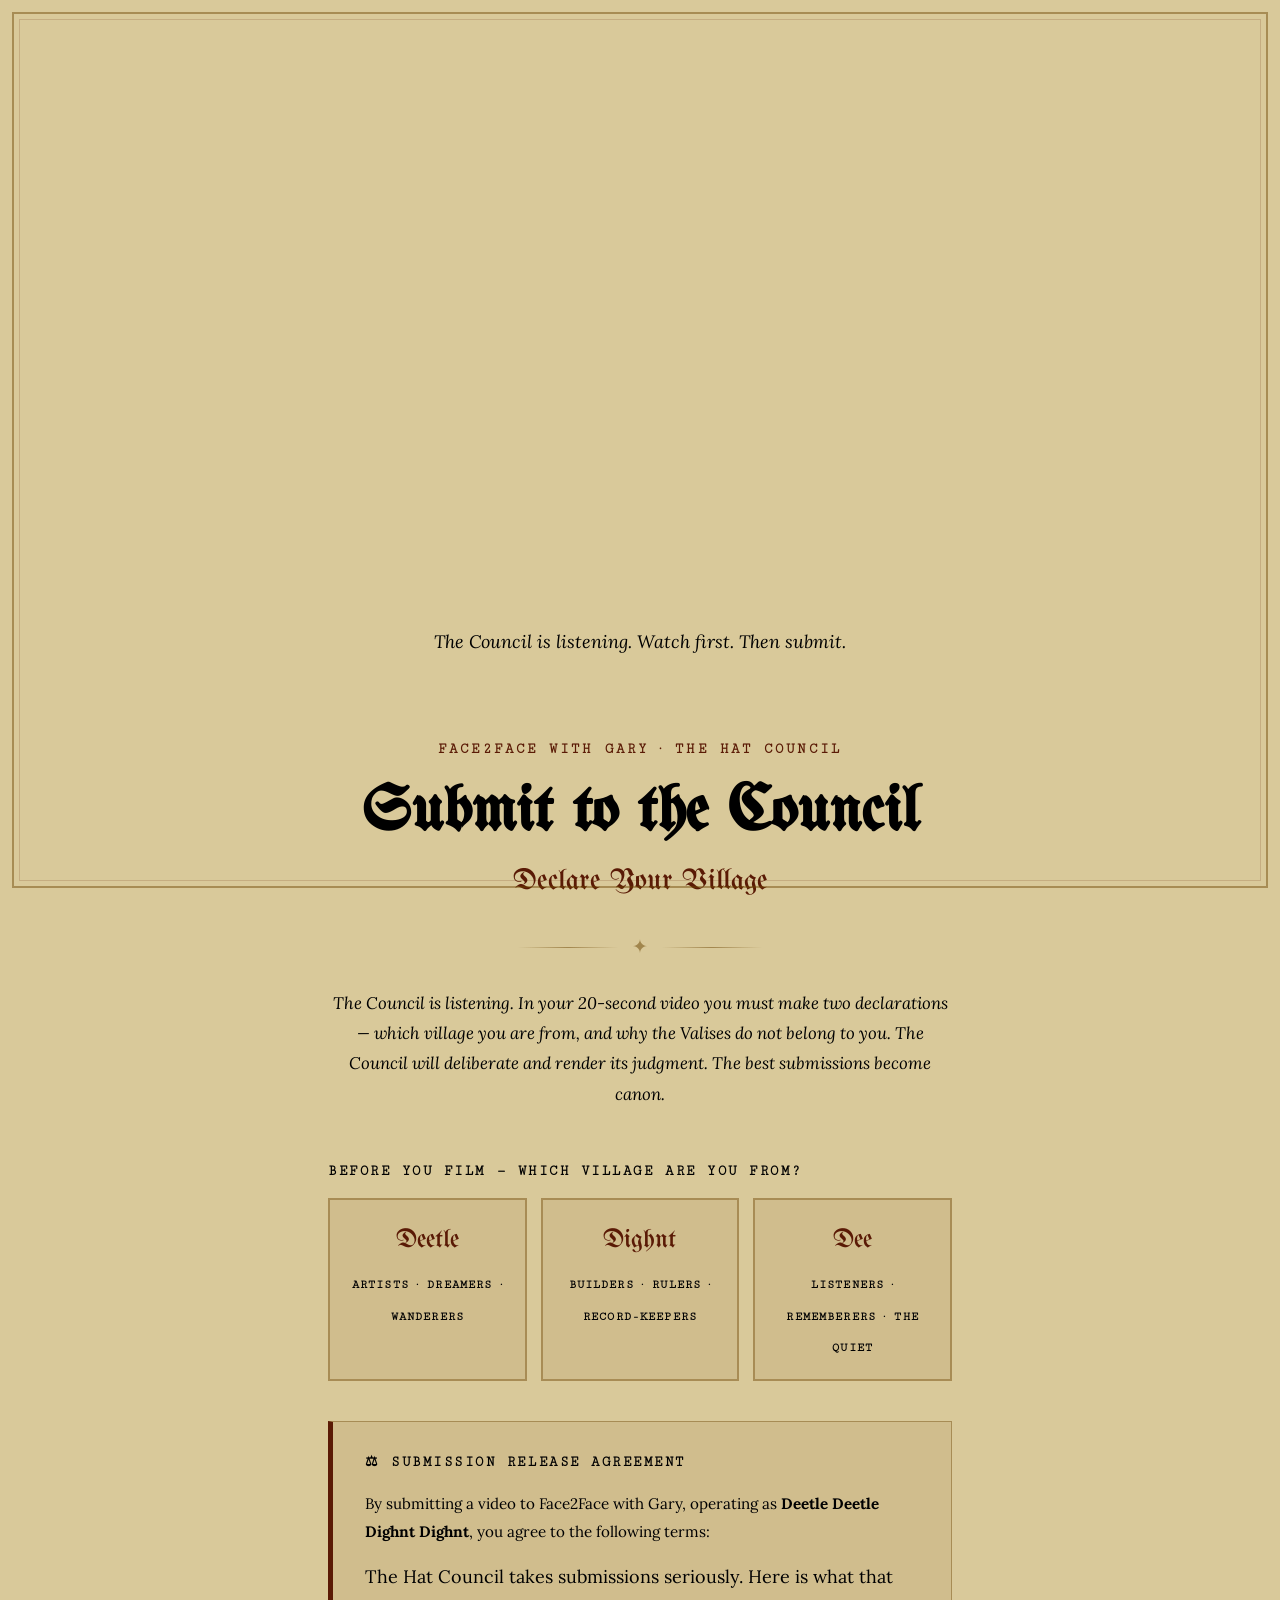
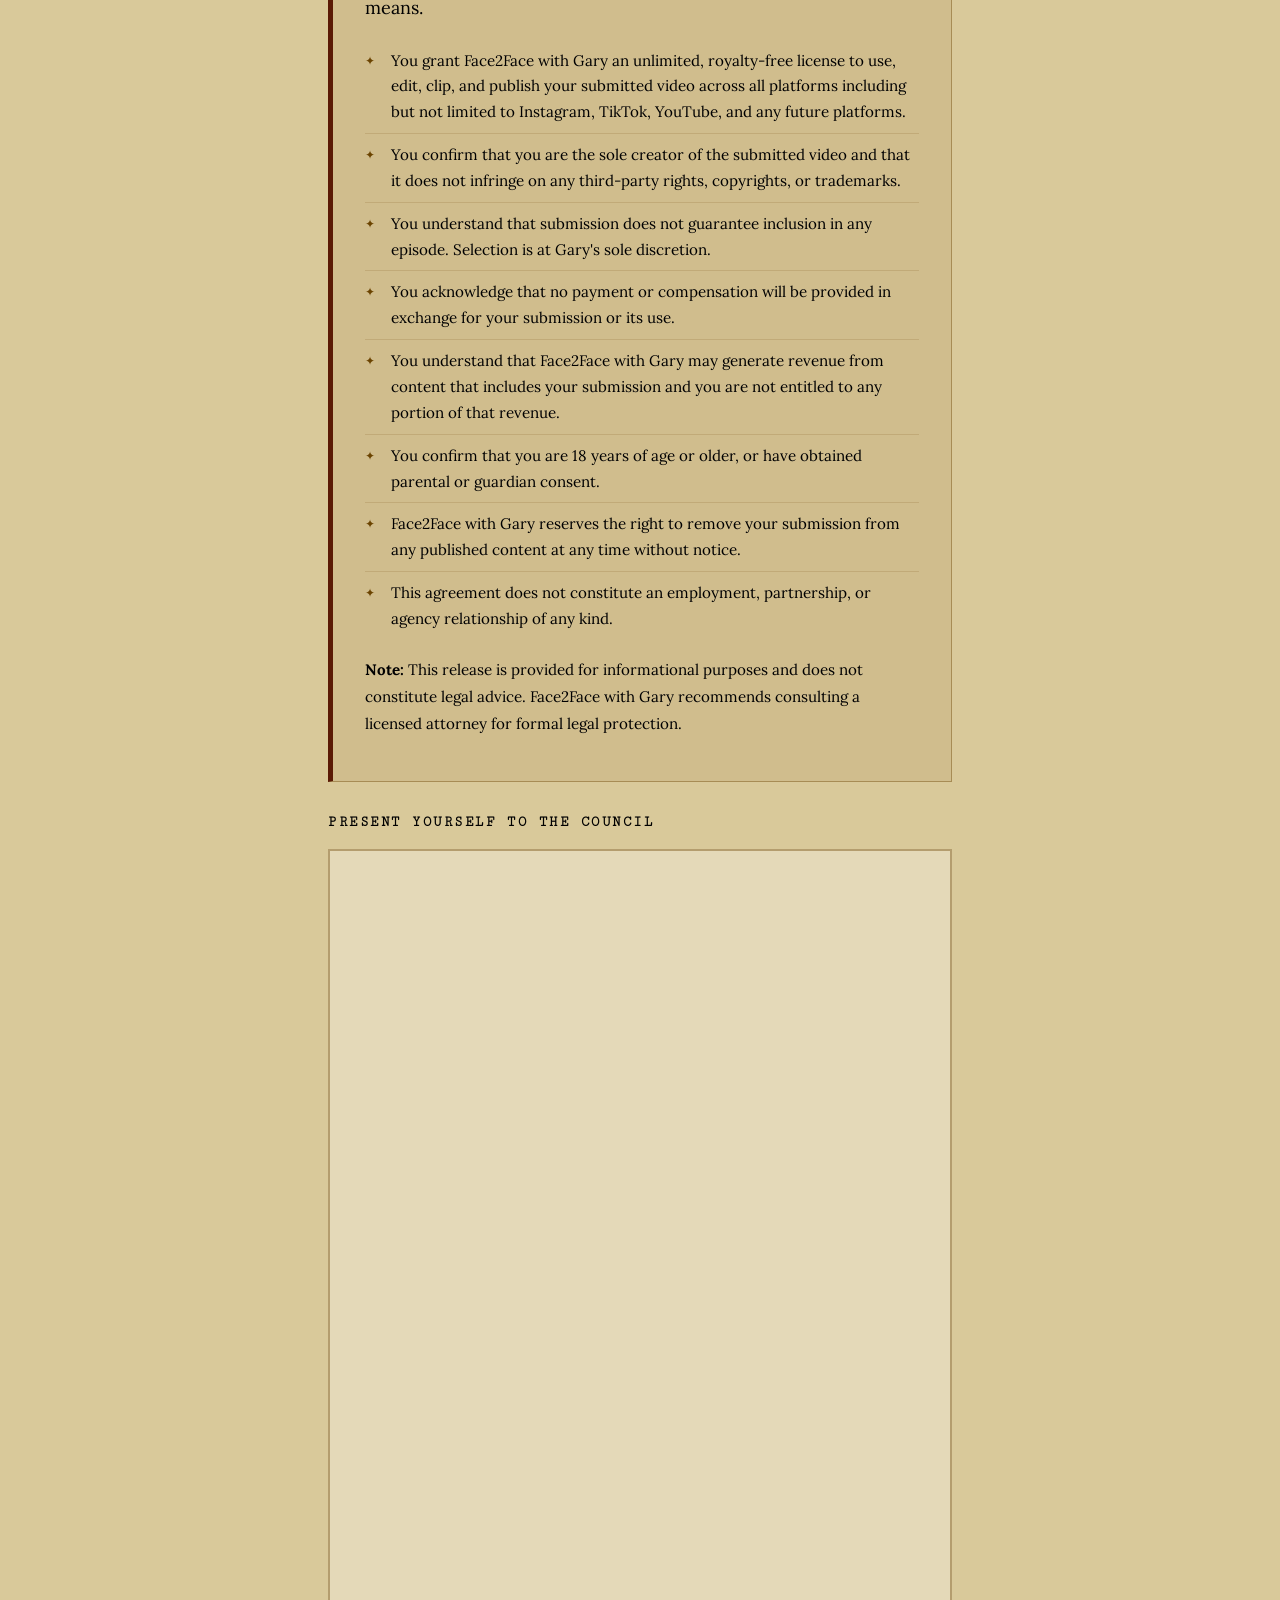
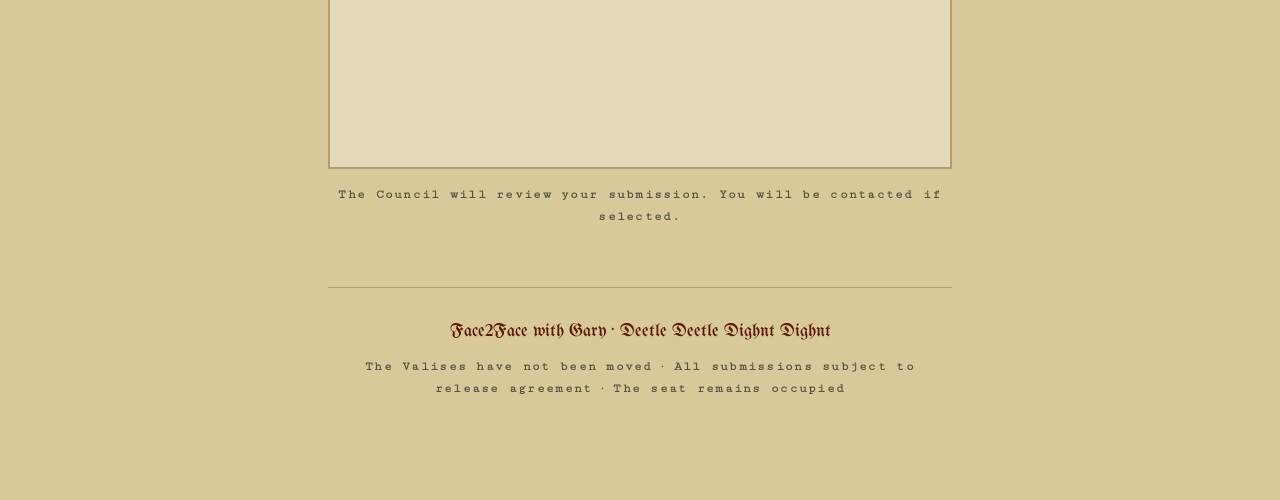
<file: submit (1).html>
<!DOCTYPE html>
<html lang="en">
<head>
<meta charset="UTF-8">
<meta name="viewport" content="width=device-width, initial-scale=1.0">
<title>Submit to The Hat Council — Face2Face with Gary</title>
<link href="https://fonts.googleapis.com/css2?family=UnifrakturMaguntia&family=Cutive+Mono&family=Lora:ital,wght@0,400;0,700;1,400&display=swap" rel="stylesheet">
<style>
  :root {
    --ink: #000000;
    --parchment: #d9c99a;
    --rust: #5a1a05;
    --gold: #6b4400;
    --card-bg: rgba(100,60,0,0.08);
    --border: rgba(107,68,0,0.4);
  }

  * { margin: 0; padding: 0; box-sizing: border-box; }

  body {
    background-color: var(--parchment);
    color: var(--ink);
    font-family: 'Lora', serif;
    font-size: 18px;
    line-height: 1.75;
    min-height: 100vh;
  }

  .frame {
    position: fixed;
    inset: 12px;
    border: 2px solid var(--gold);
    pointer-events: none;
    z-index: 50;
    opacity: 0.45;
  }
  .frame::before {
    content: '';
    position: absolute;
    inset: 5px;
    border: 1px solid var(--rust);
    opacity: 0.35;
  }

  .page {
    max-width: 720px;
    margin: 0 auto;
    padding: 80px 48px 100px;
  }

  /* HEADER */
  .masthead {
    text-align: center;
    margin-bottom: 50px;
    animation: fadeDown 1s ease both;
  }

  .eyebrow {
    font-family: 'Cutive Mono', monospace;
    font-size: 0.88rem;
    letter-spacing: 0.22em;
    text-transform: uppercase;
    color: var(--rust);
    font-weight: 700;
    margin-bottom: 16px;
  }

  .title {
    font-family: 'UnifrakturMaguntia', cursive;
    font-size: clamp(2.4rem, 6vw, 4rem);
    color: var(--ink);
    line-height: 1.1;
    margin-bottom: 8px;
  }

  .subtitle {
    font-family: 'UnifrakturMaguntia', cursive;
    font-size: clamp(1.2rem, 3vw, 1.8rem);
    color: var(--rust);
    margin-bottom: 24px;
  }

  .ornament {
    display: flex;
    align-items: center;
    gap: 14px;
    justify-content: center;
    opacity: 0.5;
    margin-bottom: 24px;
  }
  .ornament span { font-size: 1.2rem; color: var(--gold); }
  .ornament::before, .ornament::after {
    content: '';
    flex: 1; max-width: 100px; height: 1px;
    background: linear-gradient(to right, transparent, var(--gold), transparent);
  }

  .intro {
    font-size: 1.05rem;
    line-height: 1.8;
    color: var(--ink);
    font-style: italic;
    text-align: center;
  }

  /* VILLAGE REFERENCE (instructional, not a form field) */
  .village-section {
    margin-bottom: 40px;
    animation: fadeUp 1s 0.2s ease both;
  }

  .field-label {
    font-family: 'Cutive Mono', monospace;
    font-size: 0.88rem;
    letter-spacing: 0.18em;
    text-transform: uppercase;
    font-weight: 700;
    color: var(--ink);
    margin-bottom: 14px;
    display: block;
  }

  .villages {
    display: grid;
    grid-template-columns: repeat(3, 1fr);
    gap: 14px;
  }

  .village-card {
    border: 2px solid var(--border);
    background: var(--card-bg);
    padding: 18px 12px;
    text-align: center;
  }

  .village-card-name {
    font-family: 'UnifrakturMaguntia', cursive;
    font-size: 1.6rem;
    color: var(--rust);
    display: block;
    margin-bottom: 4px;
  }

  .village-card-desc {
    font-family: 'Cutive Mono', monospace;
    font-size: 0.72rem;
    letter-spacing: 0.1em;
    text-transform: uppercase;
    font-weight: 700;
    color: var(--ink);
    line-height: 1.4;
  }

  /* LEGAL RELEASE (informational — the real agreement checkbox lives in the form below) */
  .legal-box {
    border: 1px solid var(--border);
    border-left: 5px solid var(--rust);
    padding: 28px 32px;
    margin-bottom: 28px;
    background: var(--card-bg);
    animation: fadeUp 1s 0.4s ease both;
  }

  .legal-title {
    font-family: 'Cutive Mono', monospace;
    font-size: 0.88rem;
    letter-spacing: 0.18em;
    text-transform: uppercase;
    font-weight: 700;
    color: var(--ink);
    margin-bottom: 16px;
  }

  .legal-text {
    font-size: 0.95rem;
    line-height: 1.78;
    color: var(--ink);
    margin-bottom: 16px;
  }

  .legal-text strong { font-weight: 700; }

  .legal-items {
    list-style: none;
    margin: 16px 0;
  }

  .legal-items li {
    font-size: 0.95rem;
    line-height: 1.7;
    color: var(--ink);
    padding: 8px 0 8px 26px;
    border-bottom: 1px solid rgba(107,68,0,0.15);
    position: relative;
  }
  .legal-items li::before {
    content: '✦';
    position: absolute;
    left: 0; top: 11px;
    color: var(--gold);
    font-size: 0.75rem;
  }
  .legal-items li:last-child { border-bottom: none; }

  /* THE ACTUAL SUBMISSION — embedded form, the only mechanism on this page */
  .submit-section {
    animation: fadeUp 1s 0.5s ease both;
  }

  .form-frame-wrap {
    border: 2px solid var(--border);
    background: rgba(255,255,255,0.3);
    padding: 8px;
  }

  .form-frame-wrap iframe {
    width: 100%;
    height: 900px;
    border: none;
    display: block;
  }

  .submit-note {
    font-family: 'Cutive Mono', monospace;
    font-size: 0.8rem;
    font-weight: 700;
    letter-spacing: 0.1em;
    color: var(--ink);
    text-align: center;
    margin-top: 14px;
    opacity: 0.6;
  }

  /* FOOTER */
  footer {
    text-align: center;
    margin-top: 60px;
    padding-top: 28px;
    border-top: 1px solid rgba(107,68,0,0.3);
  }

  footer .brand {
    font-family: 'UnifrakturMaguntia', cursive;
    font-size: 1.1rem;
    color: var(--rust);
    margin-bottom: 8px;
  }

  footer .copy {
    font-family: 'Cutive Mono', monospace;
    font-size: 0.8rem;
    font-weight: 700;
    letter-spacing: 0.1em;
    color: var(--ink);
    opacity: 0.6;
  }

  @keyframes fadeDown {
    from { opacity: 0; transform: translateY(-20px); }
    to { opacity: 1; transform: translateY(0); }
  }
  @keyframes fadeUp {
    from { opacity: 0; transform: translateY(16px); }
    to { opacity: 1; transform: translateY(0); }
  }

  @media (max-width: 560px) {
    .page { padding: 60px 24px 80px; }
    .villages { grid-template-columns: 1fr; }
    body { font-size: 16px; }
    .legal-box { padding: 22px 20px; }
    .form-frame-wrap iframe { height: 1000px; }
  }
</style>
</head>
<body>

<div class="frame"></div>

<div style="text-align:center; padding: 40px 24px 0;">
  <iframe width="315" height="560"
    src="https://www.youtube.com/embed/Lejc34WkIl8"
    title="The Sacred Sound of Deetle"
    frameborder="0"
    allowfullscreen>
  </iframe>
  <p style="margin-top: 1rem; font-style: italic; font-family: 'Lora', serif;">The Council is listening. Watch first. Then submit.</p>
</div>

<div class="page">

  <!-- HEADER -->
  <header class="masthead">
    <div class="eyebrow">Face2Face with Gary · The Hat Council</div>
    <h1 class="title">Submit to the Council</h1>
    <div class="subtitle">Declare Your Village</div>
    <div class="ornament"><span>✦</span></div>
    <p class="intro">
      The Council is listening. In your 20-second video you must make two declarations —
      which village you are from, and why the Valises do not belong to you.
      The Council will deliberate and render its judgment.
      The best submissions become canon.
    </p>
  </header>

  <!-- VILLAGE REFERENCE -->
  <div class="village-section">
    <span class="field-label">Before you film — which village are you from?</span>
    <div class="villages">
      <div class="village-card">
        <span class="village-card-name">Deetle</span>
        <span class="village-card-desc">Artists · Dreamers · Wanderers</span>
      </div>
      <div class="village-card">
        <span class="village-card-name">Dighnt</span>
        <span class="village-card-desc">Builders · Rulers · Record-Keepers</span>
      </div>
      <div class="village-card">
        <span class="village-card-name">Dee</span>
        <span class="village-card-desc">Listeners · Rememberers · The Quiet</span>
      </div>
    </div>
  </div>

  <!-- LEGAL RELEASE -->
  <div class="legal-box">
    <div class="legal-title">⚖ Submission Release Agreement</div>
    <p class="legal-text">
      By submitting a video to Face2Face with Gary, operating as
      <strong>Deetle Deetle Dighnt Dighnt</strong>, you agree to the following terms:
    </p>
    <p>The Hat Council takes submissions seriously. Here is what that means.</p>
    <ul class="legal-items">
      <li>You grant Face2Face with Gary an unlimited, royalty-free license to use, edit, clip, and publish your submitted video across all platforms including but not limited to Instagram, TikTok, YouTube, and any future platforms.</li>
      <li>You confirm that you are the sole creator of the submitted video and that it does not infringe on any third-party rights, copyrights, or trademarks.</li>
      <li>You understand that submission does not guarantee inclusion in any episode. Selection is at Gary's sole discretion.</li>
      <li>You acknowledge that no payment or compensation will be provided in exchange for your submission or its use.</li>
      <li>You understand that Face2Face with Gary may generate revenue from content that includes your submission and you are not entitled to any portion of that revenue.</li>
      <li>You confirm that you are 18 years of age or older, or have obtained parental or guardian consent.</li>
      <li>Face2Face with Gary reserves the right to remove your submission from any published content at any time without notice.</li>
      <li>This agreement does not constitute an employment, partnership, or agency relationship of any kind.</li>
    </ul>
    <p class="legal-text">
      <strong>Note:</strong> This release is provided for informational purposes and does not constitute legal advice.
      Face2Face with Gary recommends consulting a licensed attorney for formal legal protection.
    </p>
  </div>

  <!-- THE ONE AND ONLY SUBMISSION FORM -->
  <div class="submit-section">
    <span class="field-label">Present yourself to the Council</span>
    <div class="form-frame-wrap">
      <iframe src="https://docs.google.com/forms/d/e/1FAIpQLSccc02jlw3vinoBrclBZgvEloIumZ6Uwt_-jD8BAwakkNDAYg/viewform?embedded=true">Loading…</iframe>
    </div>
    <p class="submit-note">The Council will review your submission. You will be contacted if selected.</p>
  </div>

  <footer>
    <div class="brand">Face2Face with Gary · Deetle Deetle Dighnt Dighnt</div>
    <div class="copy">The Valises have not been moved · All submissions subject to release agreement · The seat remains occupied</div>
  </footer>

</div>

</body>
</html>
</file>
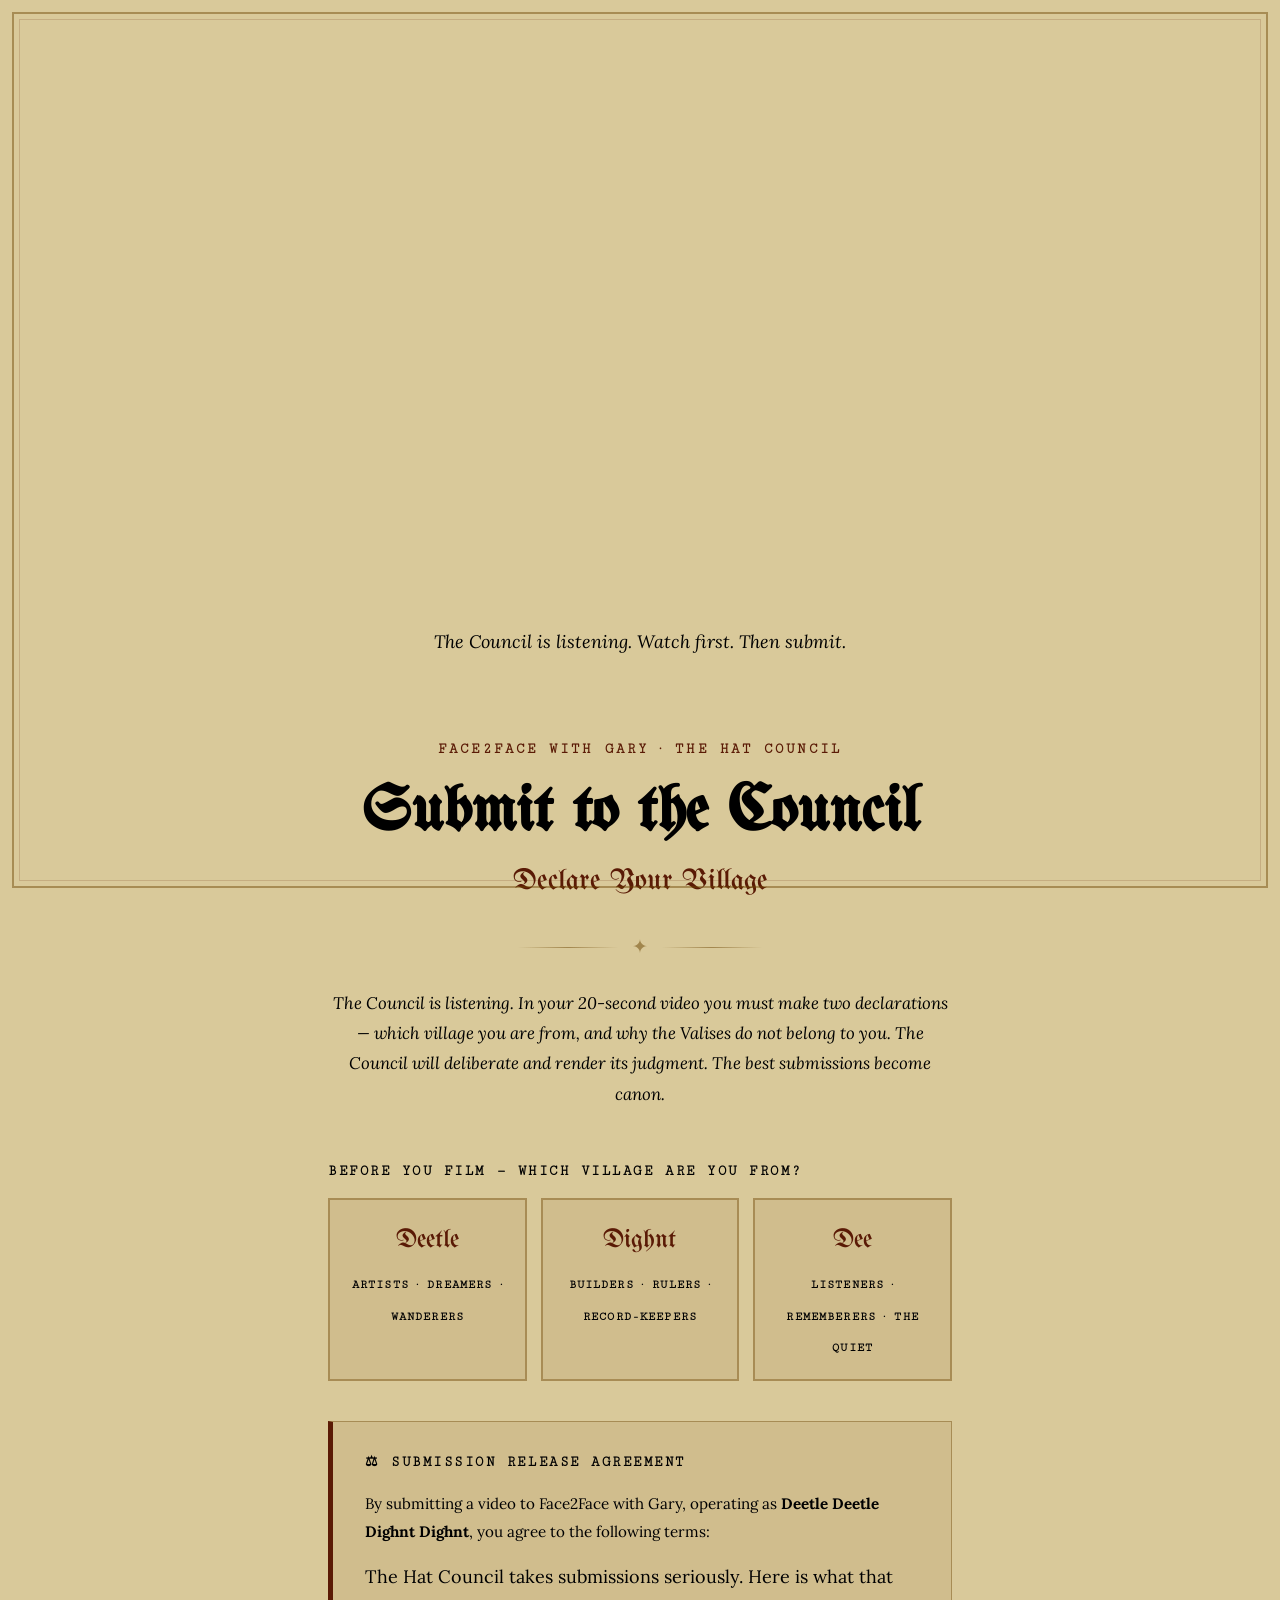
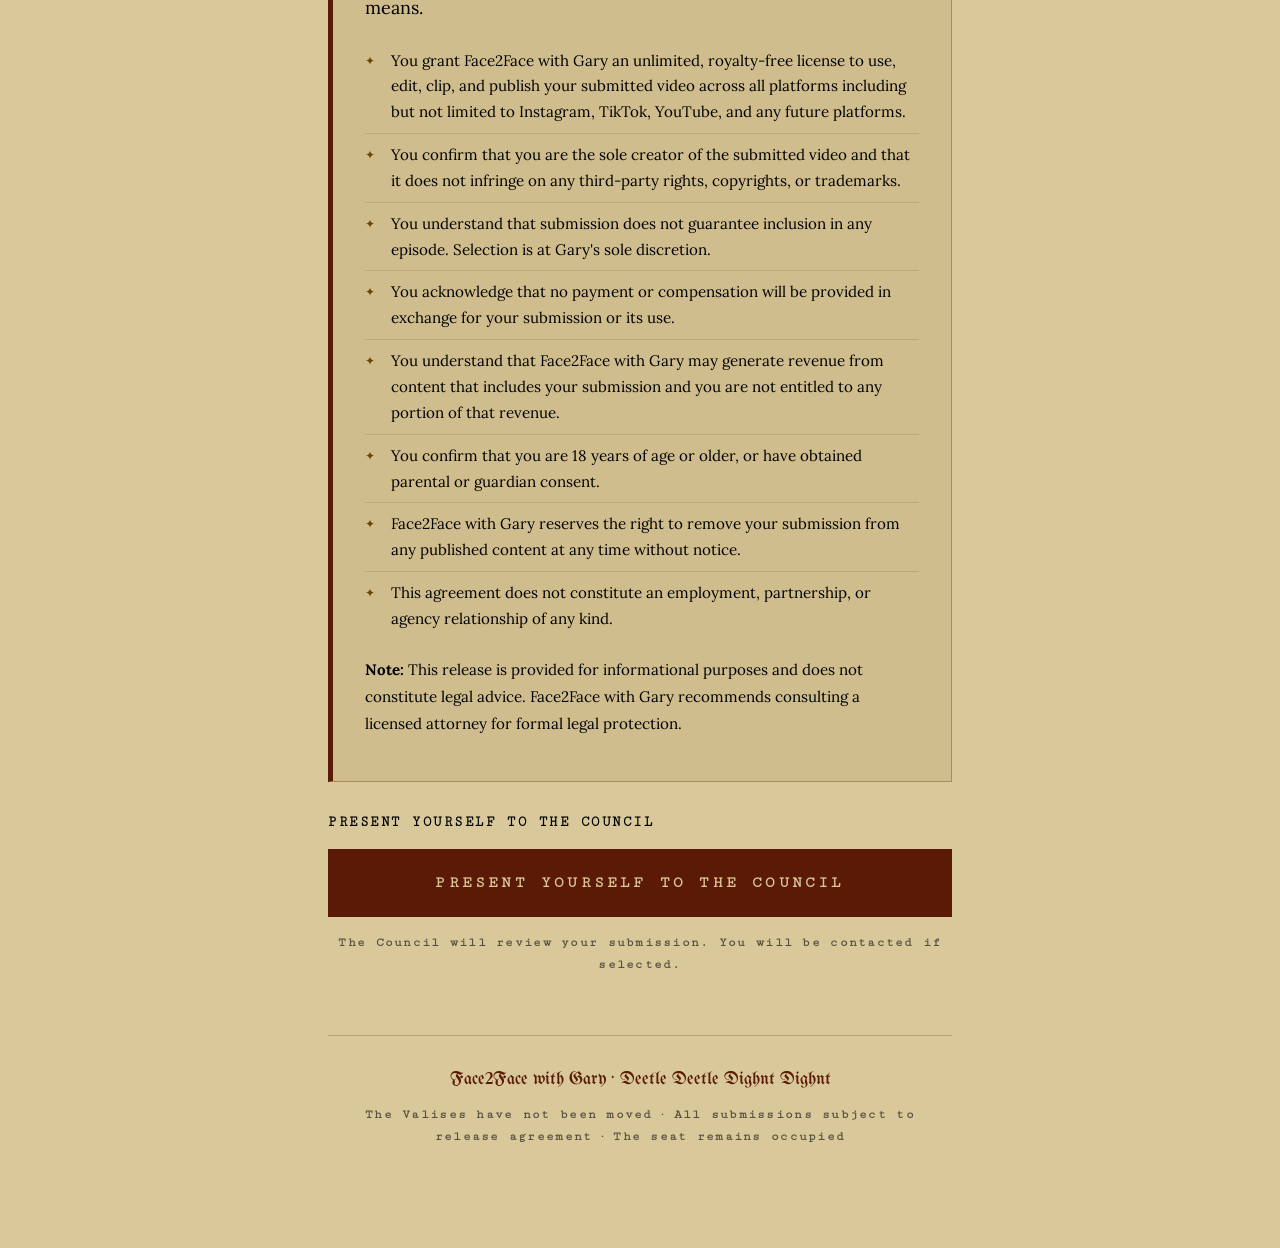
<file: submit (2).html>
<!DOCTYPE html>
<html lang="en">
<head>
<meta charset="UTF-8">
<meta name="viewport" content="width=device-width, initial-scale=1.0">
<title>Submit to The Hat Council — Face2Face with Gary</title>
<link href="https://fonts.googleapis.com/css2?family=UnifrakturMaguntia&family=Cutive+Mono&family=Lora:ital,wght@0,400;0,700;1,400&display=swap" rel="stylesheet">
<style>
  :root {
    --ink: #000000;
    --parchment: #d9c99a;
    --rust: #5a1a05;
    --gold: #6b4400;
    --card-bg: rgba(100,60,0,0.08);
    --border: rgba(107,68,0,0.4);
  }

  * { margin: 0; padding: 0; box-sizing: border-box; }

  body {
    background-color: var(--parchment);
    color: var(--ink);
    font-family: 'Lora', serif;
    font-size: 18px;
    line-height: 1.75;
    min-height: 100vh;
  }

  .frame {
    position: fixed;
    inset: 12px;
    border: 2px solid var(--gold);
    pointer-events: none;
    z-index: 50;
    opacity: 0.45;
  }
  .frame::before {
    content: '';
    position: absolute;
    inset: 5px;
    border: 1px solid var(--rust);
    opacity: 0.35;
  }

  .page {
    max-width: 720px;
    margin: 0 auto;
    padding: 80px 48px 100px;
  }

  /* HEADER */
  .masthead {
    text-align: center;
    margin-bottom: 50px;
    animation: fadeDown 1s ease both;
  }

  .eyebrow {
    font-family: 'Cutive Mono', monospace;
    font-size: 0.88rem;
    letter-spacing: 0.22em;
    text-transform: uppercase;
    color: var(--rust);
    font-weight: 700;
    margin-bottom: 16px;
  }

  .title {
    font-family: 'UnifrakturMaguntia', cursive;
    font-size: clamp(2.4rem, 6vw, 4rem);
    color: var(--ink);
    line-height: 1.1;
    margin-bottom: 8px;
  }

  .subtitle {
    font-family: 'UnifrakturMaguntia', cursive;
    font-size: clamp(1.2rem, 3vw, 1.8rem);
    color: var(--rust);
    margin-bottom: 24px;
  }

  .ornament {
    display: flex;
    align-items: center;
    gap: 14px;
    justify-content: center;
    opacity: 0.5;
    margin-bottom: 24px;
  }
  .ornament span { font-size: 1.2rem; color: var(--gold); }
  .ornament::before, .ornament::after {
    content: '';
    flex: 1; max-width: 100px; height: 1px;
    background: linear-gradient(to right, transparent, var(--gold), transparent);
  }

  .intro {
    font-size: 1.05rem;
    line-height: 1.8;
    color: var(--ink);
    font-style: italic;
    text-align: center;
  }

  /* VILLAGE REFERENCE (instructional, not a form field) */
  .village-section {
    margin-bottom: 40px;
    animation: fadeUp 1s 0.2s ease both;
  }

  .field-label {
    font-family: 'Cutive Mono', monospace;
    font-size: 0.88rem;
    letter-spacing: 0.18em;
    text-transform: uppercase;
    font-weight: 700;
    color: var(--ink);
    margin-bottom: 14px;
    display: block;
  }

  .villages {
    display: grid;
    grid-template-columns: repeat(3, 1fr);
    gap: 14px;
  }

  .village-card {
    border: 2px solid var(--border);
    background: var(--card-bg);
    padding: 18px 12px;
    text-align: center;
  }

  .village-card-name {
    font-family: 'UnifrakturMaguntia', cursive;
    font-size: 1.6rem;
    color: var(--rust);
    display: block;
    margin-bottom: 4px;
  }

  .village-card-desc {
    font-family: 'Cutive Mono', monospace;
    font-size: 0.72rem;
    letter-spacing: 0.1em;
    text-transform: uppercase;
    font-weight: 700;
    color: var(--ink);
    line-height: 1.4;
  }

  /* LEGAL RELEASE (informational — the real agreement checkbox lives in the form below) */
  .legal-box {
    border: 1px solid var(--border);
    border-left: 5px solid var(--rust);
    padding: 28px 32px;
    margin-bottom: 28px;
    background: var(--card-bg);
    animation: fadeUp 1s 0.4s ease both;
  }

  .legal-title {
    font-family: 'Cutive Mono', monospace;
    font-size: 0.88rem;
    letter-spacing: 0.18em;
    text-transform: uppercase;
    font-weight: 700;
    color: var(--ink);
    margin-bottom: 16px;
  }

  .legal-text {
    font-size: 0.95rem;
    line-height: 1.78;
    color: var(--ink);
    margin-bottom: 16px;
  }

  .legal-text strong { font-weight: 700; }

  .legal-items {
    list-style: none;
    margin: 16px 0;
  }

  .legal-items li {
    font-size: 0.95rem;
    line-height: 1.7;
    color: var(--ink);
    padding: 8px 0 8px 26px;
    border-bottom: 1px solid rgba(107,68,0,0.15);
    position: relative;
  }
  .legal-items li::before {
    content: '✦';
    position: absolute;
    left: 0; top: 11px;
    color: var(--gold);
    font-size: 0.75rem;
  }
  .legal-items li:last-child { border-bottom: none; }

  /* THE ACTUAL SUBMISSION — a single link to the real form, the only mechanism on this page */
  .submit-section {
    animation: fadeUp 1s 0.5s ease both;
  }

  .submit-btn {
    display: block;
    width: 100%;
    padding: 20px;
    background: var(--rust);
    color: var(--parchment);
    border: none;
    text-decoration: none;
    text-align: center;
    cursor: pointer;
    font-family: 'Cutive Mono', monospace;
    font-size: 1rem;
    letter-spacing: 0.2em;
    text-transform: uppercase;
    font-weight: 700;
    transition: background 0.2s;
  }

  .submit-btn:hover { background: var(--ink); }

  .submit-note {
    font-family: 'Cutive Mono', monospace;
    font-size: 0.8rem;
    font-weight: 700;
    letter-spacing: 0.1em;
    color: var(--ink);
    text-align: center;
    margin-top: 14px;
    opacity: 0.6;
  }

  /* FOOTER */
  footer {
    text-align: center;
    margin-top: 60px;
    padding-top: 28px;
    border-top: 1px solid rgba(107,68,0,0.3);
  }

  footer .brand {
    font-family: 'UnifrakturMaguntia', cursive;
    font-size: 1.1rem;
    color: var(--rust);
    margin-bottom: 8px;
  }

  footer .copy {
    font-family: 'Cutive Mono', monospace;
    font-size: 0.8rem;
    font-weight: 700;
    letter-spacing: 0.1em;
    color: var(--ink);
    opacity: 0.6;
  }

  @keyframes fadeDown {
    from { opacity: 0; transform: translateY(-20px); }
    to { opacity: 1; transform: translateY(0); }
  }
  @keyframes fadeUp {
    from { opacity: 0; transform: translateY(16px); }
    to { opacity: 1; transform: translateY(0); }
  }

  @media (max-width: 560px) {
    .page { padding: 60px 24px 80px; }
    .villages { grid-template-columns: 1fr; }
    body { font-size: 16px; }
    .legal-box { padding: 22px 20px; }
  }
</style>
</head>
<body>

<div class="frame"></div>

<div style="text-align:center; padding: 40px 24px 0;">
  <iframe width="315" height="560"
    src="https://www.youtube.com/embed/Lejc34WkIl8"
    title="The Sacred Sound of Deetle"
    frameborder="0"
    allowfullscreen>
  </iframe>
  <p style="margin-top: 1rem; font-style: italic; font-family: 'Lora', serif;">The Council is listening. Watch first. Then submit.</p>
</div>

<div class="page">

  <!-- HEADER -->
  <header class="masthead">
    <div class="eyebrow">Face2Face with Gary · The Hat Council</div>
    <h1 class="title">Submit to the Council</h1>
    <div class="subtitle">Declare Your Village</div>
    <div class="ornament"><span>✦</span></div>
    <p class="intro">
      The Council is listening. In your 20-second video you must make two declarations —
      which village you are from, and why the Valises do not belong to you.
      The Council will deliberate and render its judgment.
      The best submissions become canon.
    </p>
  </header>

  <!-- VILLAGE REFERENCE -->
  <div class="village-section">
    <span class="field-label">Before you film — which village are you from?</span>
    <div class="villages">
      <div class="village-card">
        <span class="village-card-name">Deetle</span>
        <span class="village-card-desc">Artists · Dreamers · Wanderers</span>
      </div>
      <div class="village-card">
        <span class="village-card-name">Dighnt</span>
        <span class="village-card-desc">Builders · Rulers · Record-Keepers</span>
      </div>
      <div class="village-card">
        <span class="village-card-name">Dee</span>
        <span class="village-card-desc">Listeners · Rememberers · The Quiet</span>
      </div>
    </div>
  </div>

  <!-- LEGAL RELEASE -->
  <div class="legal-box">
    <div class="legal-title">⚖ Submission Release Agreement</div>
    <p class="legal-text">
      By submitting a video to Face2Face with Gary, operating as
      <strong>Deetle Deetle Dighnt Dighnt</strong>, you agree to the following terms:
    </p>
    <p>The Hat Council takes submissions seriously. Here is what that means.</p>
    <ul class="legal-items">
      <li>You grant Face2Face with Gary an unlimited, royalty-free license to use, edit, clip, and publish your submitted video across all platforms including but not limited to Instagram, TikTok, YouTube, and any future platforms.</li>
      <li>You confirm that you are the sole creator of the submitted video and that it does not infringe on any third-party rights, copyrights, or trademarks.</li>
      <li>You understand that submission does not guarantee inclusion in any episode. Selection is at Gary's sole discretion.</li>
      <li>You acknowledge that no payment or compensation will be provided in exchange for your submission or its use.</li>
      <li>You understand that Face2Face with Gary may generate revenue from content that includes your submission and you are not entitled to any portion of that revenue.</li>
      <li>You confirm that you are 18 years of age or older, or have obtained parental or guardian consent.</li>
      <li>Face2Face with Gary reserves the right to remove your submission from any published content at any time without notice.</li>
      <li>This agreement does not constitute an employment, partnership, or agency relationship of any kind.</li>
    </ul>
    <p class="legal-text">
      <strong>Note:</strong> This release is provided for informational purposes and does not constitute legal advice.
      Face2Face with Gary recommends consulting a licensed attorney for formal legal protection.
    </p>
  </div>

  <!-- THE ONE AND ONLY SUBMISSION FORM -->
  <div class="submit-section">
    <span class="field-label">Present yourself to the Council</span>
    <a class="submit-btn" href="https://docs.google.com/forms/d/e/1FAIpQLSccc02jlw3vinoBrclBZgvEloIumZ6Uwt_-jD8BAwakkNDAYg/viewform">Present Yourself to the Council</a>
    <p class="submit-note">The Council will review your submission. You will be contacted if selected.</p>
  </div>

  <footer>
    <div class="brand">Face2Face with Gary · Deetle Deetle Dighnt Dighnt</div>
    <div class="copy">The Valises have not been moved · All submissions subject to release agreement · The seat remains occupied</div>
  </footer>

</div>

</body>
</html>
</file>
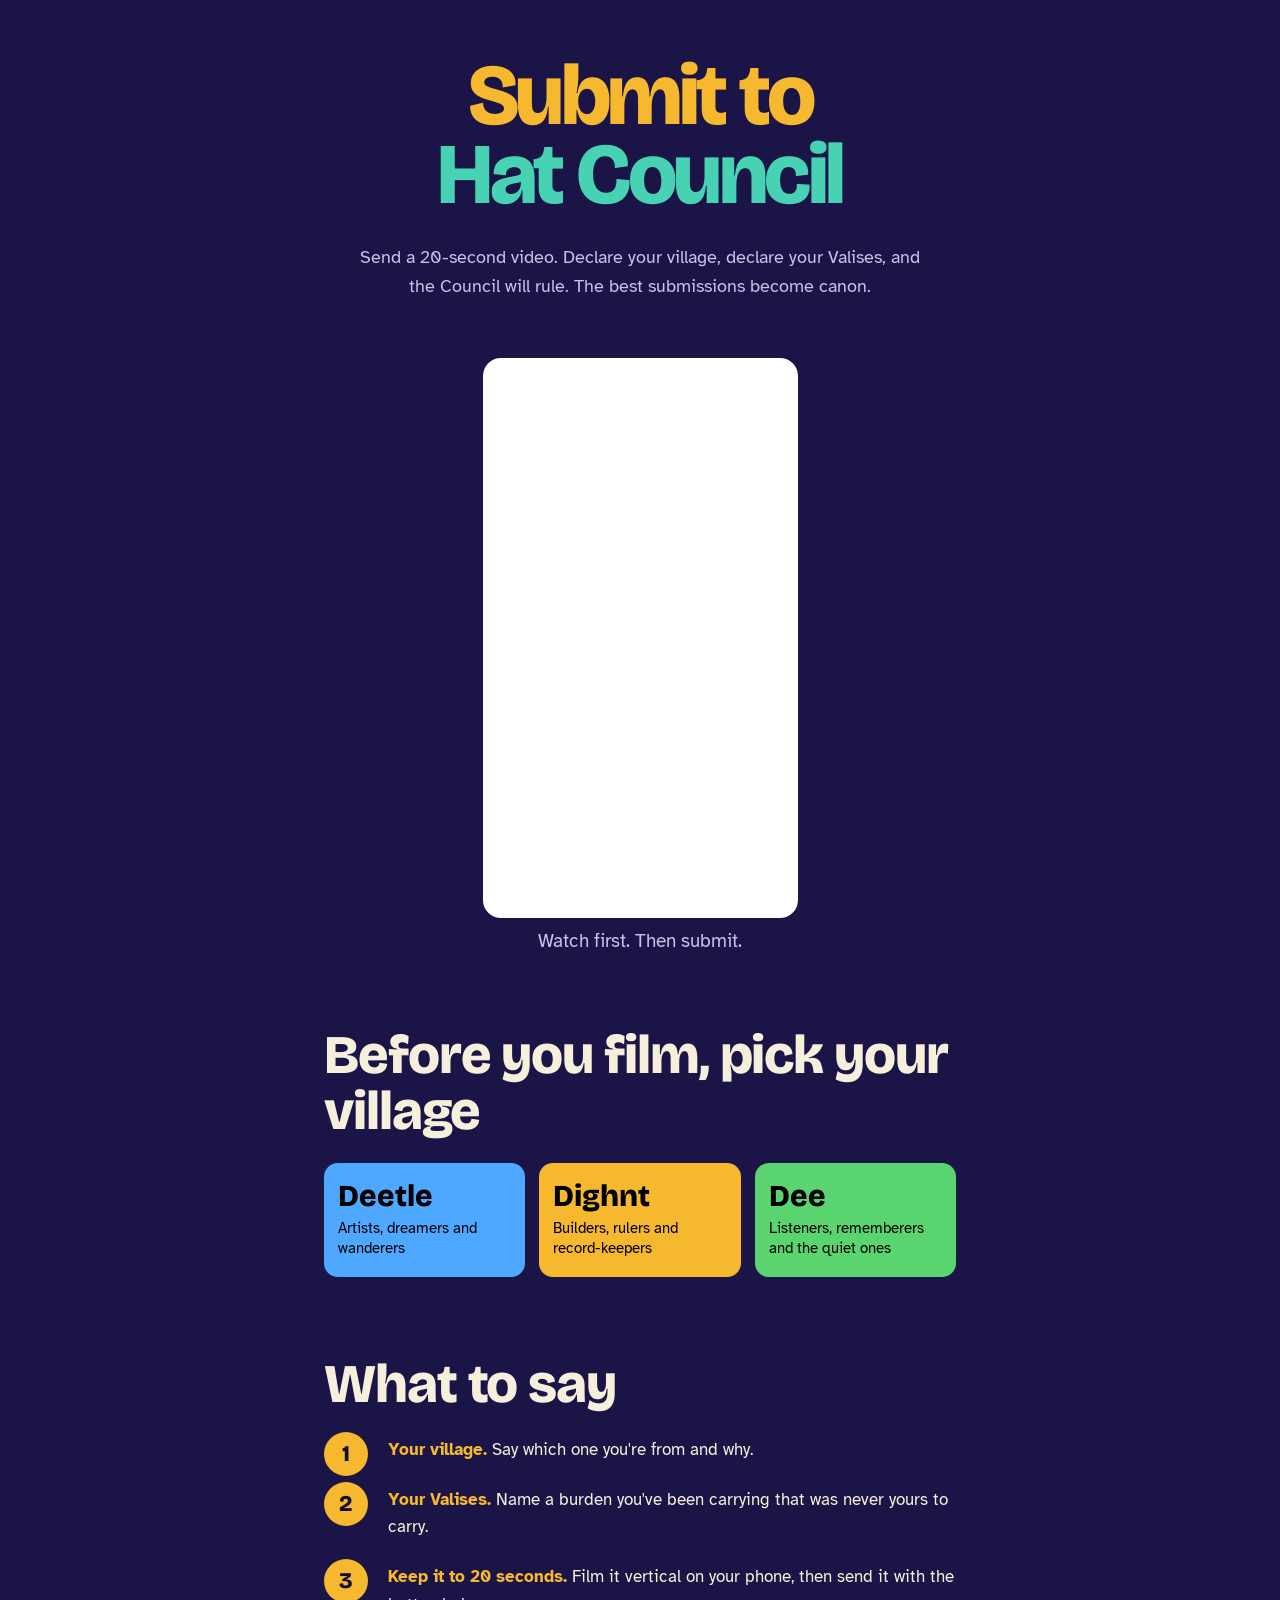
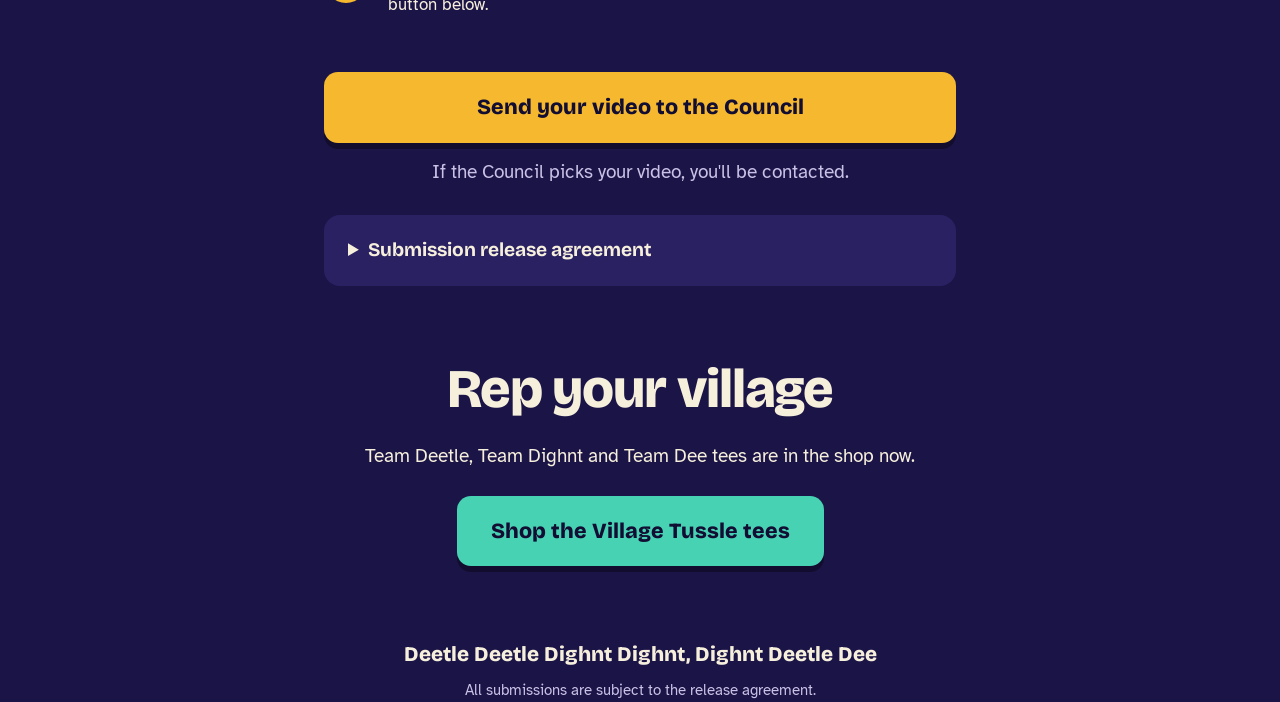
<file: submit.html>
<!DOCTYPE html>
<html lang="en">
<head>
<meta charset="UTF-8">
<meta name="viewport" content="width=device-width, initial-scale=1.0">
<meta name="color-scheme" content="dark">
<meta name="darkreader-lock">
<title>Submit to Hat Council — Face2Face with Gary</title>
<meta name="description" content="Send Hat Council a 20-second video. Declare your village, declare your Valises, and the Council will rule.">
<link rel="preconnect" href="https://fonts.googleapis.com">
<link rel="preconnect" href="https://fonts.gstatic.com" crossorigin>
<link href="https://fonts.googleapis.com/css2?family=Bricolage+Grotesque:opsz,wght@12..96,600;12..96,700;12..96,800&family=Atkinson+Hyperlegible:ital,wght@0,400;0,700;1,400&display=swap" rel="stylesheet">
<link rel="stylesheet" href="style.css">
</head>
<body>

<header class="hero narrow">
  <h1 class="chant" style="font-size: clamp(2.8rem, 10vw, 5.4rem)">
    <span class="l1" style="color:var(--dighnt)">Submit to</span>
    <span class="l2" style="color:var(--teal)">Hat Council</span>
  </h1>
  <p class="hero-line">Send a 20-second video. Declare your village, declare your Valises, and the Council will rule. The best submissions become canon.</p>
</header>

<main class="narrow">

  <div class="video">
    <iframe src="https://www.youtube.com/embed/Lejc34WkIl8" title="The Sacred Sound of Deetle" allowfullscreen></iframe>
  </div>
  <p class="video-note">Watch first. Then submit.</p>

  <section style="padding-bottom:0">
    <h2>Before you film, pick your village</h2>
    <div class="village-pick">
      <div><b>Deetle</b><span>Artists, dreamers and wanderers</span></div>
      <div><b>Dighnt</b><span>Builders, rulers and record-keepers</span></div>
      <div><b>Dee</b><span>Listeners, rememberers and the quiet ones</span></div>
    </div>
  </section>

  <section style="padding-bottom:24px">
    <h2>What to say</h2>
    <ol class="steps">
      <li><strong>Your village.</strong> Say which one you're from and why.</li>
      <li><strong>Your Valises.</strong> Name a burden you've been carrying that was never yours to carry.</li>
      <li><strong>Keep it to 20 seconds.</strong> Film it vertical on your phone, then send it with the button below.</li>
    </ol>

    <a class="btn btn-gold btn-block" href="https://docs.google.com/forms/d/e/1FAIpQLSccc02jlw3vinoBrclBZgvEloIumZ6Uwt_-jD8BAwakkNDAYg/viewform">Send your video to the Council</a>
    <p class="video-note" style="margin-top:14px">If the Council picks your video, you'll be contacted.</p>

    <details class="release">
      <summary>Submission release agreement</summary>
      <p style="margin-top:14px">By submitting a video to Face2Face with Gary, operating as Deetle Deetle Dighnt Dighnt, you agree to these terms:</p>
      <ul>
        <li>You grant Face2Face with Gary an unlimited, royalty-free license to use, edit, clip and publish your submitted video across all platforms including but not limited to Instagram, TikTok, YouTube and any future platforms.</li>
        <li>You confirm that you are the sole creator of the submitted video and that it does not infringe on any third-party rights, copyrights or trademarks.</li>
        <li>You understand that submission does not guarantee inclusion in any episode. Selection is at Gary's sole discretion.</li>
        <li>You acknowledge that no payment or compensation will be provided in exchange for your submission or its use.</li>
        <li>You understand that Face2Face with Gary may generate revenue from content that includes your submission and you are not entitled to any portion of that revenue.</li>
        <li>You confirm that you are 18 years of age or older, or have obtained parental or guardian consent.</li>
        <li>Face2Face with Gary reserves the right to remove your submission from any published content at any time without notice.</li>
        <li>This agreement does not constitute an employment, partnership or agency relationship of any kind.</li>
      </ul>
      <p><strong>Note:</strong> This release is provided for informational purposes and does not constitute legal advice. Face2Face with Gary recommends consulting a licensed attorney for formal legal protection.</p>
    </details>
  </section>

  <section style="padding-top:24px; text-align:center">
    <h2>Rep your village</h2>
    <p style="margin-bottom:24px">Team Deetle, Team Dighnt and Team Dee tees are in the shop now.</p>
    <a class="btn" href="./#shop">Shop the Village Tussle tees</a>
  </section>

</main>

<footer class="wrap">
  <div class="sign">Deetle Deetle Dighnt Dighnt, Dighnt Deetle Dee</div>
  <div>All submissions are subject to the release agreement.</div>
</footer>

</body>
</html>
</file>
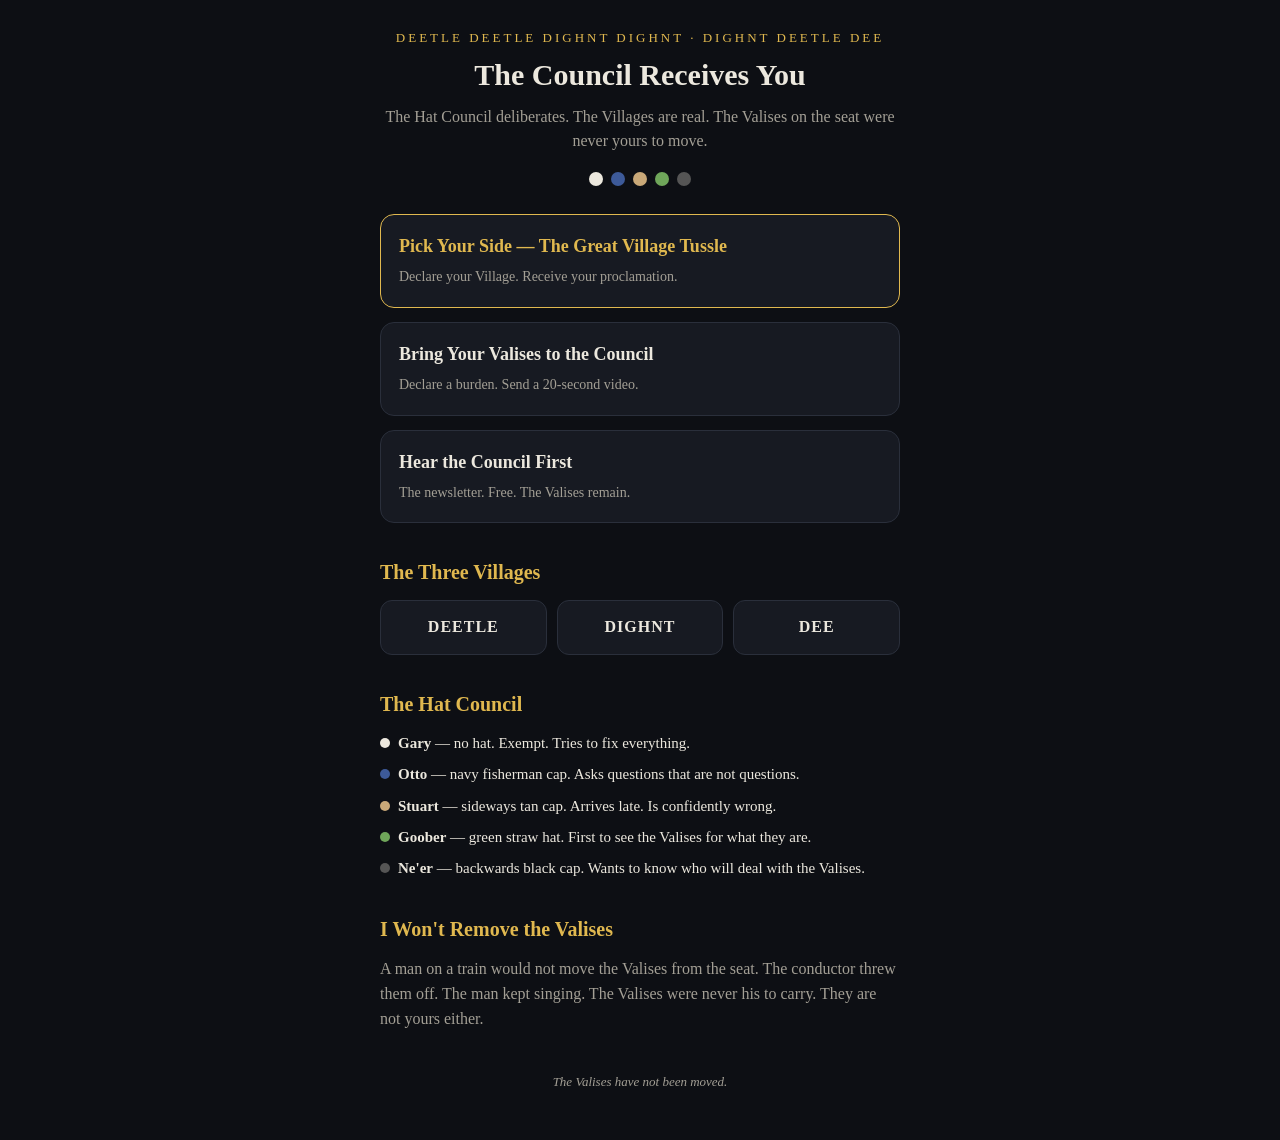
<file: tiktok.html>
<!DOCTYPE html>
<html lang="en">
<head>
<meta charset="UTF-8">
<meta name="viewport" content="width=device-width, initial-scale=1.0">
<meta name="color-scheme" content="dark">
<title>Deetle Deetle Dighnt Dighnt — The Council Receives You</title>
<meta name="description" content="The Hat Council deliberates. The Villages are real. Declare your Village. Declare your Valises.">
<style>
  :root {
    --bg: #0d0f14;
    --card: #171a22;
    --line: #2a2f3b;
    --text: #ece8de;
    --muted: #a39f95;
    --gold: #e0b84f;
    --navy: #3d5a99;
    --tan: #c9a878;
    --green: #6fa65a;
    --black: #555;
  }
  * { box-sizing: border-box; margin: 0; padding: 0; }
  body {
    background: var(--bg);
    color: var(--text);
    font-family: Georgia, "Times New Roman", serif;
    line-height: 1.55;
    padding: 28px 18px 48px;
  }
  .wrap { max-width: 520px; margin: 0 auto; }
  header { text-align: center; margin-bottom: 28px; }
  .chant {
    font-size: 13px;
    letter-spacing: 3px;
    text-transform: uppercase;
    color: var(--gold);
    margin-bottom: 10px;
  }
  h1 { font-size: 30px; line-height: 1.15; margin-bottom: 12px; }
  .intro { color: var(--muted); font-size: 16px; }
  .hats { display: flex; justify-content: center; gap: 8px; margin: 18px 0 4px; }
  .hats span { width: 14px; height: 14px; border-radius: 50%; display: inline-block; }
  .btn {
    display: block;
    text-decoration: none;
    color: var(--text);
    background: var(--card);
    border: 1px solid var(--line);
    border-radius: 14px;
    padding: 18px 18px;
    margin-bottom: 14px;
    transition: border-color .2s, transform .1s;
  }
  .btn:active { transform: scale(0.98); }
  .btn:hover { border-color: var(--gold); }
  .btn strong { display: block; font-size: 18px; margin-bottom: 3px; }
  .btn small { color: var(--muted); font-size: 14px; }
  .btn.main { border-color: var(--gold); }
  .btn.main strong { color: var(--gold); }
  section { margin: 34px 0 10px; }
  h2 { font-size: 20px; margin-bottom: 12px; color: var(--gold); }
  .council p { margin-bottom: 8px; font-size: 15px; }
  .council b { color: var(--text); }
  .dot { display: inline-block; width: 10px; height: 10px; border-radius: 50%; margin-right: 8px; }
  .villages { display: grid; grid-template-columns: repeat(3, 1fr); gap: 10px; text-align: center; }
  .villages div { background: var(--card); border: 1px solid var(--line); border-radius: 12px; padding: 14px 6px; font-weight: bold; letter-spacing: 1px; }
  footer { text-align: center; color: var(--muted); font-size: 13px; margin-top: 40px; font-style: italic; }
</style>
</head>
<body>
<div class="wrap">

  <header>
    <div class="chant">Deetle Deetle Dighnt Dighnt · Dighnt Deetle Dee</div>
    <h1>The Council Receives You</h1>
    <p class="intro">The Hat Council deliberates. The Villages are real. The Valises on the seat were never yours to move.</p>
    <div class="hats" aria-hidden="true">
      <span style="background:#ece8de"></span>
      <span style="background:var(--navy)"></span>
      <span style="background:var(--tan)"></span>
      <span style="background:var(--green)"></span>
      <span style="background:var(--black)"></span>
    </div>
  </header>

  <a class="btn main" href="https://deetledighntdee.github.io/tussle-tiktok.html">
    <strong>Pick Your Side — The Great Village Tussle</strong>
    <small>Declare your Village. Receive your proclamation.</small>
  </a>

  <a class="btn" href="https://docs.google.com/forms/d/1EfCFM812iDOFsP8Zj49y0DfZIahGP72gURnNkCrYizg/viewform">
    <strong>Bring Your Valises to the Council</strong>
    <small>Declare a burden. Send a 20-second video.</small>
  </a>

  <a class="btn" href="https://garys-newsletter-7e1c91.beehiiv.com/subscribe">
    <strong>Hear the Council First</strong>
    <small>The newsletter. Free. The Valises remain.</small>
  </a>

  <section>
    <h2>The Three Villages</h2>
    <div class="villages">
      <div>DEETLE</div>
      <div>DIGHNT</div>
      <div>DEE</div>
    </div>
  </section>

  <section class="council">
    <h2>The Hat Council</h2>
    <p><span class="dot" style="background:#ece8de"></span><b>Gary</b> — no hat. Exempt. Tries to fix everything.</p>
    <p><span class="dot" style="background:var(--navy)"></span><b>Otto</b> — navy fisherman cap. Asks questions that are not questions.</p>
    <p><span class="dot" style="background:var(--tan)"></span><b>Stuart</b> — sideways tan cap. Arrives late. Is confidently wrong.</p>
    <p><span class="dot" style="background:var(--green)"></span><b>Goober</b> — green straw hat. First to see the Valises for what they are.</p>
    <p><span class="dot" style="background:var(--black)"></span><b>Ne'er</b> — backwards black cap. Wants to know who will deal with the Valises.</p>
  </section>

  <section>
    <h2>I Won't Remove the Valises</h2>
    <p class="intro">A man on a train would not move the Valises from the seat. The conductor threw them off. The man kept singing. The Valises were never his to carry. They are not yours either.</p>
  </section>

  <footer>The Valises have not been moved.</footer>

</div>
</body>
</html>
</file>
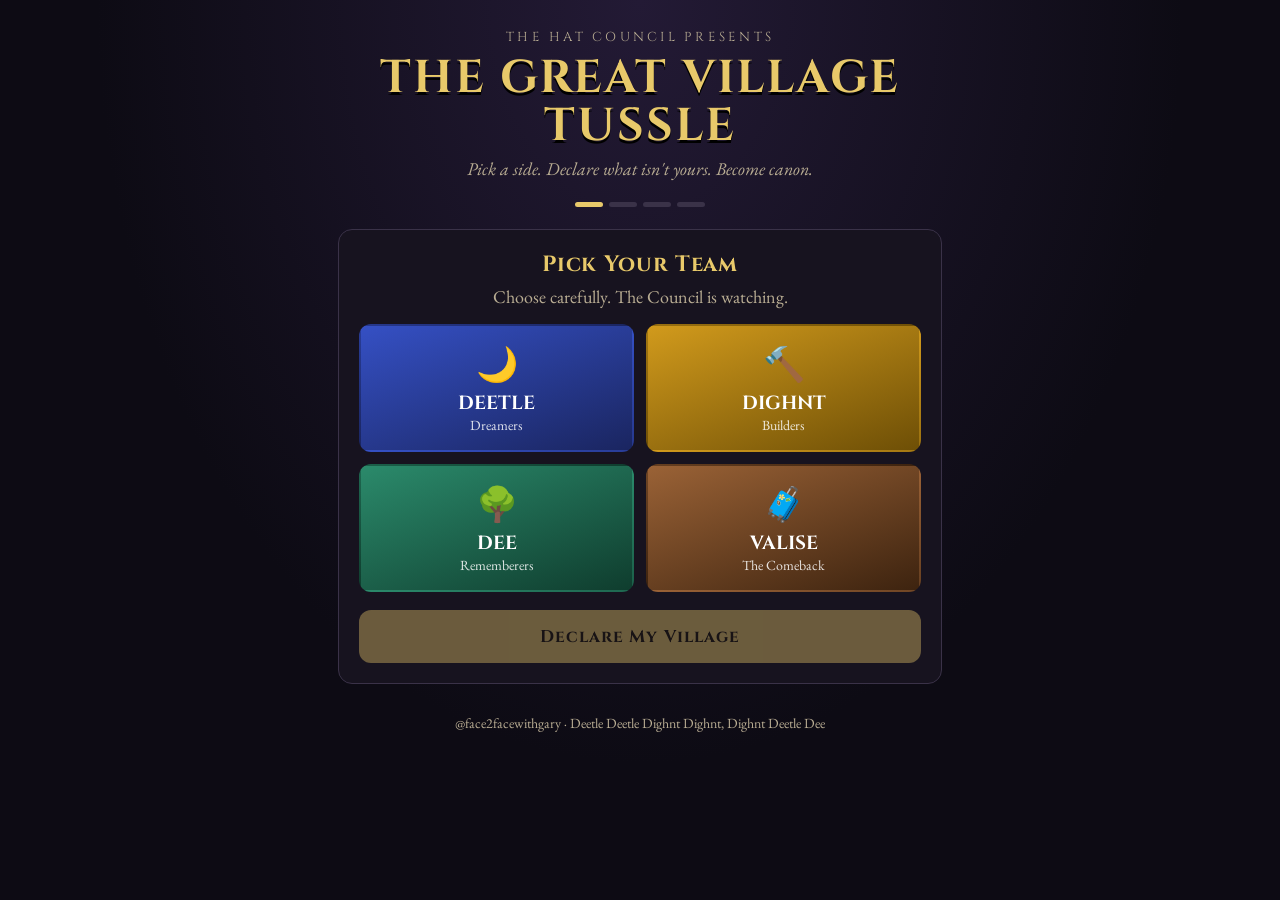
<file: tussle-tiktok.html>
<!DOCTYPE html>
<html lang="en">
<head>
<meta charset="UTF-8">
<meta name="viewport" content="width=device-width, initial-scale=1">
<title>The Great Village Tussle — Pick Your Side</title>
<meta name="robots" content="noindex">
<link rel="preconnect" href="https://fonts.googleapis.com">
<link href="https://fonts.googleapis.com/css2?family=Cinzel:wght@500;700;900&family=EB+Garamond:ital,wght@0,400;0,600;1,400&display=swap" rel="stylesheet">
<style>
/* ====== EDIT YOUR LINKS HERE ====== */
:root{
  --bg:#0d0b14; --panel:#17131f; --gold:#E8C96A; --ink:#f4ead2; --muted:#b9ad93;
  --deetle:#2a3f9e; --dighnt:#b8860b; --dee:#1f6b52; --valise:#7a4a26;
}
*{box-sizing:border-box}
html,body{margin:0;background:var(--bg);color:var(--ink);font-family:"EB Garamond",Georgia,serif;font-size:18px}
body{background:radial-gradient(ellipse at top,#231a35 0%,var(--bg) 60%) fixed}
.wrap{max-width:640px;margin:0 auto;padding:28px 18px 60px}
h1,h2,h3,.cinzel{font-family:Cinzel,Georgia,serif;letter-spacing:.04em}
h1{color:var(--gold);font-size:clamp(30px,8vw,46px);line-height:1.05;text-align:center;margin:8px 0 6px;text-shadow:0 3px 0 #000}
.kicker{text-align:center;font-family:Cinzel,serif;font-size:13px;letter-spacing:.25em;color:var(--muted)}
.lede{text-align:center;color:var(--muted);font-style:italic;margin:6px 0 22px}
.progress{display:flex;gap:6px;justify-content:center;margin:0 0 22px}
.progress i{width:28px;height:5px;border-radius:3px;background:#3a3248}
.progress i.on{background:var(--gold)}
.screen{display:none;animation:fade .35s ease}
.screen.active{display:block}
@keyframes fade{from{opacity:0;transform:translateY(8px)}to{opacity:1;transform:none}}
.card{background:var(--panel);border:1px solid #3a3248;border-radius:14px;padding:20px;margin-bottom:16px}
h2{font-size:22px;color:var(--gold);margin:0 0 6px;text-align:center}
.sub{text-align:center;color:var(--muted);margin:0 0 16px}
.teams{display:grid;grid-template-columns:1fr 1fr;gap:12px}
.team{border:2px solid transparent;border-radius:12px;padding:16px 12px;text-align:center;cursor:pointer;color:#fff;font-family:inherit;transition:transform .15s}
.team:hover{transform:translateY(-2px)}
.team.sel{border-color:var(--gold);box-shadow:0 0 0 3px rgba(232,201,106,.35)}
.team .emb{font-size:34px;display:block}
.team strong{font-family:Cinzel,serif;font-size:19px;display:block;margin-top:4px}
.team small{display:block;opacity:.85;font-size:14px}
.t-deetle{background:linear-gradient(160deg,#3550c4,#1a2560)}
.t-dighnt{background:linear-gradient(160deg,#d19a1c,#6e4f06)}
.t-dee{background:linear-gradient(160deg,#2b8a6b,#0f3d2e)}
.t-valise{background:linear-gradient(160deg,#9a6236,#3d230f)}
label{display:block;font-family:Cinzel,serif;font-size:13px;letter-spacing:.12em;color:var(--gold);margin:14px 0 6px}
input[type=text]{width:100%;padding:13px;border-radius:10px;border:1px solid #4a4058;background:#0f0c16;color:var(--ink);font:inherit}
input[type=text]:focus{outline:2px solid var(--gold)}
.hint{font-size:14px;color:var(--muted);margin-top:4px}
.btn{display:block;width:100%;padding:15px;border:0;border-radius:12px;background:var(--gold);color:#1a1408;font-family:Cinzel,serif;font-weight:700;font-size:17px;letter-spacing:.06em;cursor:pointer;margin-top:18px;text-align:center;text-decoration:none}
.btn:disabled{opacity:.4;cursor:not-allowed}
.btn.ghost{background:transparent;color:var(--gold);border:1px solid var(--gold)}
.btn.merch{font-size:20px;padding:18px;box-shadow:0 6px 0 #8a6f22;color:#1a1408 !important;-webkit-text-fill-color:#1a1408}
.round-name{font-family:Cinzel,serif;color:var(--gold);font-size:13px;letter-spacing:.2em;text-align:center}
.round-title{font-size:26px;text-align:center;margin:4px 0 10px}
.challenge{text-align:center;font-size:19px;margin:0 0 16px}
.scores{display:flex;gap:8px;justify-content:center;flex-wrap:wrap}
.score{width:52px;height:52px;border-radius:50%;border:2px solid #4a4058;background:#0f0c16;color:var(--ink);font-family:Cinzel,serif;font-size:20px;cursor:pointer}
.score.sel{background:var(--gold);color:#1a1408;border-color:var(--gold)}
.scale{display:flex;justify-content:space-between;font-size:13px;color:var(--muted);margin-top:8px;padding:0 4px}
.verdict{text-align:center;font-style:italic;color:var(--muted);min-height:26px;margin-top:12px}
.temple{text-align:center}
.temple .crown{font-size:56px}
.proc{background:linear-gradient(180deg,#201a2c,#120f19);border:2px solid var(--gold);border-radius:14px;padding:24px 20px;text-align:center}
.proc .head{font-family:Cinzel,serif;font-size:12px;letter-spacing:.25em;color:var(--gold)}
.proc .who{font-family:Cinzel,serif;font-size:clamp(26px,7vw,36px);color:#fff;margin:10px 0 4px}
.proc .teamline{font-family:Cinzel,serif;font-size:14px;letter-spacing:.15em}
.proc p{font-size:19px;line-height:1.5;margin:14px 0}
.proc .valises{font-size:16px;color:var(--muted)}
.proc .chorus{font-family:Cinzel,serif;color:var(--gold);font-size:15px;letter-spacing:.06em;margin-top:16px}
.total{font-family:Cinzel,serif;font-size:15px;color:var(--muted);margin-top:8px}
.links{display:grid;gap:10px;margin-top:6px}
.small-links{text-align:center;font-size:15px;color:var(--muted);margin-top:18px}
.small-links a{color:var(--gold)}
.toast{position:fixed;left:50%;bottom:22px;transform:translateX(-50%);background:var(--gold);color:#1a1408;padding:10px 16px;border-radius:10px;font-family:Cinzel,serif;font-size:14px;opacity:0;transition:opacity .3s;pointer-events:none}
.toast.on{opacity:1}
.card-wrap{display:none;text-align:center;margin-top:4px}
.card-wrap.on{display:block}
.card-wrap img{width:100%;max-width:420px;border-radius:12px;border:1px solid #3a3248;-webkit-touch-callout:default}
.card-note{font-size:16px;color:var(--muted);margin-top:10px;line-height:1.4}
footer{text-align:center;color:var(--muted);font-size:14px;margin-top:30px}
</style>
</head>
<body>
<div class="wrap">
  <div class="kicker">THE HAT COUNCIL PRESENTS</div>
  <h1>THE GREAT VILLAGE TUSSLE</h1>
  <div class="lede">Pick a side. Declare what isn't yours. Become canon.</div>
  <div class="progress" id="progress"></div>

  <!-- 1. PICK TEAM -->
  <section class="screen active" data-step="0">
    <div class="card">
      <h2>Pick Your Team</h2>
      <p class="sub">Choose carefully. The Council is watching.</p>
      <div class="teams" id="teams"></div>
      <button class="btn" id="toDeclare" disabled>Declare My Village</button>
    </div>
  </section>

  <!-- 2. DECLARE -->
  <section class="screen" data-step="1">
    <div class="card">
      <h2 id="declareTitle">Declare Your Village</h2>
      <p class="sub">Speak it clearly. The Temple is listening.</p>
      <label for="name">Your Name</label>
      <input type="text" id="name" maxlength="28" placeholder="As the Council should record it">
      <label for="valises">The Valises That Don't Belong To You</label>
      <input type="text" id="valises" maxlength="90" placeholder="e.g. Monday, my cousin's opinions, the group chat">
      <div class="hint">Name up to three, separated by commas. It was never yours to carry.</div>
      <button class="btn" id="toRounds" disabled>Begin the Tussle</button>
    </div>
  </section>

  <!-- 3. ROUNDS -->
  <section class="screen" data-step="2">
    <div class="card" id="roundCard">
      <div class="round-name" id="roundNum"></div>
      <h3 class="round-title" id="roundTitle"></h3>
      <p class="challenge" id="roundChallenge"></p>
      <div class="scores" id="scoreBtns"></div>
      <div class="scale"><span>0 · The Council noticed</span><span>5 · Legendary</span></div>
      <div class="verdict" id="roundVerdict"></div>
      <button class="btn" id="nextRound" disabled>Next</button>
    </div>
  </section>

  <!-- 4. TEMPLE -->
  <section class="screen" data-step="3">
    <div class="temple">
      <div class="crown">👑</div>
      <h2>The Temple of Deetle</h2>
      <p class="sub">The doors open. The Council stands. The Valise does not move.</p>
    </div>
    <div class="proc" id="proc"></div>
    <div class="btn merch" id="merchBtn" role="note" style="cursor:default">Wear Your Village</div>
    <div style="text-align:center;font-family:'Cinzel',serif;font-weight:700;font-size:1.35rem;line-height:1.4;color:#E8C96A;margin:14px 8px 26px">Go back to TikTok and tap the cart 🛒 on any Tussle video to get your tee.</div>
    <div class="links">
      <button class="btn ghost" id="imgBtn">Get My Proclamation Image</button>
      <div class="card-wrap" id="cardWrap">
        <img id="cardImg" alt="Your official Hat Council proclamation">
        <div class="card-note">Press and hold the image → <b>Save to Photos</b>.<br>Post it to your story or TikTok and tag <b>@face2facewithgary</b>.</div>
        <button class="btn" id="shareBtn" style="display:none">Share Image</button>
      </div>
      <button class="btn ghost" id="copyBtn">Copy My Proclamation</button>
      <div class="hint" style="text-align:center">Paste it in the comments of any Tussle video. The Council reads every one.</div>
      <a class="btn ghost" id="emailBtn" href="#" target="_blank" rel="noopener">Join the Village Ledger (Email)</a>
    </div>
    <div class="small-links">
      Film yourself reading it and <a id="submitLink" href="#" target="_blank" rel="noopener">Submit to the Council</a><br>
      <a href="#" id="again">Tussle again</a>
    </div>
  </section>

  <footer>@face2facewithgary · Deetle Deetle Dighnt Dighnt, Dighnt Deetle Dee</footer>
</div>
<div class="toast" id="toast"></div>

<script>
/* ====== EDIT YOUR LINKS HERE — paste each tee's product link ====== */
const LINKS = {
  email:  "https://garys-newsletter-7e1c91.beehiiv.com/subscribe",
  submit: "https://docs.google.com/forms/d/1EfCFM812iDOFsP8Zj49y0DfZIahGP72gURnNkCrYizg/viewform"
};

const TEAMS = {
  deetle:{name:"DEETLE", cls:"t-deetle", emb:"🌙", motto:"Dreamers", color:"#7f9bff",
    head:"DEETLE PROCLAMATION — DREAMED, NOT DECREED",
    line:"Dream. Create. Wander. We dreamed this champion, and so it is. DEETLE does not explain itself.",
    merch:"Wear the Moon — TEAM DEETLE Tee"},
  dighnt:{name:"DIGHNT", cls:"t-dighnt", emb:"🔨", motto:"Builders", color:"#f2c14e",
    head:"DIGHNT PROCLAMATION — ENTERED INTO THE RECORD",
    line:"Build. Record. Remember. This champion was stacked brick by brick and entered into the Record Book. Sealed.",
    merch:"Wear the Brick — TEAM DIGHNT Tee"},
  dee:{name:"DEE", cls:"t-dee", emb:"🌳", motto:"Rememberers", color:"#6fd3a8",
    head:"DEE PROCLAMATION — SAID QUIETLY",
    line:"Listen. Learn. Keep. The lantern stays lit. DEE will remember this champion long after the others forget.",
    merch:"Wear the Roots — TEAM DEE Tee"},
  valise:{name:"VALISE", cls:"t-valise", emb:"🧳", motto:"The Comeback", color:"#e0a46c",
    head:"CONDUCTOR'S PROCLAMATION — THE SEAT IS DECIDED",
    line:"No one booked a seat for the Valise. No one paid the fare. And yet — here it sits. The Valise refused to move, and the seat is theirs.",
    merch:"Claim the Seat — TEAM VALISE Tee"}
};

const ROUNDS = [
  {title:"The Checkpoint", challenge:"Say out loud, to someone: “These Valises do not belong to me.” Score how clearly you declared it.",
   verdicts:["The Council noticed.","A whisper. The Checkpoint squints.","Heard, mostly.","Clear, calm, declared.","The Checkpoint opens.","Declared first. Declared clearly."]},
  {title:"The Train to Nowhere", challenge:"Stillness is strategy. Hold perfectly still for 10 seconds — and do not say “k.” Score your stillness.",
   verdicts:["You chased the train.","You fidgeted. The Conductor sighed.","Mostly still. Mostly.","The Train arrived on time.","The Conductor approves.","Legendary stillness."]},
  {title:"Before the Boulder", challenge:"Say “Deetle Deetle Dighnt Dighnt, Dighnt Deetle Dee” three times fast without laughing. Score yourself honestly. The Boulder knows.",
   verdicts:["The Boulder heard everything.","The Boulder rolled closer.","The Boulder is unimpressed.","The Boulder stands down — for now.","The Boulder nods.","The Boulder bows. Boulders never bow."]}
];

const TITLES = [
  [0,"Citizen of the Platform"],[6,"Keeper of the Lantern"],[10,"Champion of the Train"],[13,"Grand Champion of the Tussle"]
];

const state = {team:null, name:"", valises:"", scores:[null,null,null], round:0};
const $ = id => document.getElementById(id);
const screens = [...document.querySelectorAll(".screen")];

function show(step){
  screens.forEach(s => s.classList.toggle("active", +s.dataset.step === step));
  $("progress").innerHTML = [0,1,2,3].map(i => `<i class="${i<=step?'on':''}"></i>`).join("");
  window.scrollTo({top:0,behavior:"smooth"});
}

/* Teams */
$("teams").innerHTML = Object.entries(TEAMS).map(([id,t]) =>
  `<button class="team ${t.cls}" data-id="${id}"><span class="emb">${t.emb}</span><strong>${t.name}</strong><small>${t.motto}</small></button>`).join("");
$("teams").addEventListener("click", e => {
  const b = e.target.closest(".team"); if(!b) return;
  state.team = b.dataset.id;
  document.querySelectorAll(".team").forEach(x => x.classList.toggle("sel", x === b));
  $("toDeclare").disabled = false;
});
$("toDeclare").onclick = () => { $("declareTitle").textContent = `Declare for TEAM ${TEAMS[state.team].name}`; show(1); };

/* Declare */
function checkDeclare(){ $("toRounds").disabled = !($("name").value.trim() && $("valises").value.trim()); }
$("name").oninput = checkDeclare; $("valises").oninput = checkDeclare;
$("toRounds").onclick = () => {
  state.name = $("name").value.trim();
  state.valises = $("valises").value.split(",").map(v => v.trim()).filter(Boolean).slice(0,3).join(", ");
  state.round = 0; state.scores = [null,null,null];
  renderRound(); show(2);
};

/* Rounds */
function renderRound(){
  const r = ROUNDS[state.round];
  $("roundNum").textContent = `ROUND ${state.round+1} OF 3`;
  $("roundTitle").textContent = r.title;
  $("roundChallenge").textContent = r.challenge;
  $("roundVerdict").textContent = "";
  $("nextRound").disabled = true;
  $("nextRound").textContent = state.round < 2 ? "Next Round" : "Enter the Temple";
  $("scoreBtns").innerHTML = [0,1,2,3,4,5].map(n => `<button class="score" data-n="${n}">${n}</button>`).join("");
}
$("scoreBtns").addEventListener("click", e => {
  const b = e.target.closest(".score"); if(!b) return;
  const n = +b.dataset.n;
  state.scores[state.round] = n;
  document.querySelectorAll(".score").forEach(x => x.classList.toggle("sel", x === b));
  $("roundVerdict").textContent = ROUNDS[state.round].verdicts[n];
  $("nextRound").disabled = false;
});
$("nextRound").onclick = () => {
  if(state.round < 2){ state.round++; renderRound(); }
  else { renderTemple(); show(3); }
};

/* Temple */
function esc(s){ return s.replace(/[&<>"]/g, c => ({"&":"&amp;","<":"&lt;",">":"&gt;",'"':"&quot;"}[c])); }
function procText(){
  const t = TEAMS[state.team], total = state.scores.reduce((a,b)=>a+b,0);
  const title = TITLES.filter(x => total >= x[0]).pop()[1];
  return {t,total,title};
}
function renderTemple(){
  const {t,total,title} = procText();
  $("proc").innerHTML = `
    <div class="head">${t.head}</div>
    <div class="who">${esc(state.name)}</div>
    <div class="teamline" style="color:${t.color}">TEAM ${t.name} · ${title.toUpperCase()}</div>
    <p>Hear ye! Hear ye! Having passed the Checkpoint, ridden the Train to Nowhere, and survived the Boulder — ${t.line}</p>
    <div class="valises">Valises declared not theirs: <em>${esc(state.valises)}</em></div>
    <div class="chorus">DEETLE DEETLE DIGHNT DIGHNT, DIGHNT DEETLE DEE —<br>${esc(state.name).toUpperCase()} IS CANON. MEETING ADJOURNED!</div>
    <div class="total">${total} of 15 points</div>`;
  $("merchBtn").textContent = t.merch;
    $("merchBtn").style.background = t.color;
  $("cardWrap").classList.remove("on"); $("imgBtn").style.display = "block"; $("imgBtn").textContent = "Get My Proclamation Image"; $("shareBtn").style.display = "none";
}
$("copyBtn").onclick = async () => {
  const {t,total,title} = procText();
  const txt = `${t.head}\n${state.name} — TEAM ${t.name} · ${title}\n${t.line}\nValises declared not mine: ${state.valises}\nDEETLE DEETLE DIGHNT DIGHNT, DIGHNT DEETLE DEE — ${state.name.toUpperCase()} IS CANON. MEETING ADJOURNED!\n${total}/15 · The Great Village Tussle · @face2facewithgary`;
  try { await navigator.clipboard.writeText(txt); toast("Copied. Post it. Tag @face2facewithgary."); }
  catch(e){ toast("Copy blocked — screenshot it instead."); }
};
/* Proclamation image (1080x1920, story size) */
function wrap(ctx, text, x, y, maxW, lh){
  const words = text.split(" "); let line = ""; const lines = [];
  for(const w of words){ const t = line ? line+" "+w : w; if(ctx.measureText(t).width > maxW && line){ lines.push(line); line = w; } else line = t; }
  if(line) lines.push(line);
  lines.forEach((l,i) => ctx.fillText(l, x, y + i*lh));
  return y + lines.length*lh;
}
function fitFont(ctx, text, weight, family, start, maxW){
  let s = start; ctx.font = `${weight} ${s}px ${family}`;
  while(ctx.measureText(text).width > maxW && s > 30){ s -= 4; ctx.font = `${weight} ${s}px ${family}`; }
  return s;
}
async function drawCard(){
  try { await Promise.all([document.fonts.load('700 60px Cinzel'), document.fonts.load('400 40px "EB Garamond"'), document.fonts.load('italic 40px "EB Garamond"')]); } catch(e){}
  const {t,total,title} = procText();
  const W=1080, H=1920, c=document.createElement("canvas"); c.width=W; c.height=H;
  const x=c.getContext("2d"), CZ="Cinzel, Georgia, serif", GA='"EB Garamond", Georgia, serif';
  // night background
  const bg=x.createRadialGradient(W/2,300,100,W/2,900,1300); bg.addColorStop(0,"#2a1f40"); bg.addColorStop(1,"#0b0910");
  x.fillStyle=bg; x.fillRect(0,0,W,H);
  // parchment
  const px=80, py=150, pw=W-160, ph=H-300;
  const pg=x.createRadialGradient(W/2,H/2,200,W/2,H/2,1000); pg.addColorStop(0,"#f7ecd2"); pg.addColorStop(1,"#d9c194");
  x.fillStyle=pg; x.fillRect(px,py,pw,ph);
  // borders: team color + gold
  x.lineWidth=18; x.strokeStyle=t.color; x.strokeRect(px+20,py+20,pw-40,ph-40);
  x.lineWidth=4; x.strokeStyle="#b8902f"; x.strokeRect(px+44,py+44,pw-88,ph-88);
  // scroll rods
  [py-10, py+ph-30].forEach(yy => { const rg=x.createLinearGradient(0,yy,0,yy+40); rg.addColorStop(0,"#8a5a2b"); rg.addColorStop(.5,"#c48a4a"); rg.addColorStop(1,"#5e3a17"); x.fillStyle=rg; x.fillRect(px-40,yy,pw+80,40); x.fillStyle="#E8C96A"; x.beginPath(); x.arc(px-40,yy+20,26,0,7); x.arc(px+pw+40,yy+20,26,0,7); x.fill(); });
  x.textAlign="center"; const cx=W/2, maxW=pw-200; let y=py+120;
  x.fillStyle="#3a2a18"; x.font=`700 34px ${CZ}`; x.fillText("HEAR YE! HEAR YE!", cx, y); y+=56;
  x.font=`700 30px ${CZ}`; x.fillText("OFFICIAL PROCLAMATION OF THE HAT COUNCIL", cx, y); y+=40;
  x.fillStyle="#b8902f"; x.fillRect(cx-220,y,440,3); y+=55;
  x.fillStyle={deetle:"#2a3f9e",dighnt:"#8a6508",dee:"#1f6b52",valise:"#7a4a26"}[state.team];
  fitFont(x, t.head, 700, CZ, 34, maxW); y = wrap(x, t.head, cx, y, maxW, 46) + 25;
  // name
  x.fillStyle="#211a13"; const ns=fitFont(x, state.name.toUpperCase(), 900, CZ, 96, maxW); x.fillText(state.name.toUpperCase(), cx, y+ns*0.8); y+=ns+30;
  x.fillStyle={deetle:"#2a3f9e",dighnt:"#8a6508",dee:"#1f6b52",valise:"#7a4a26"}[state.team];
  x.font=`700 36px ${CZ}`; y = wrap(x, `TEAM ${t.name} · ${title.toUpperCase()}`, cx, y+10, maxW, 48) + 50;
  // body
  x.fillStyle="#2b2117"; x.font=`400 40px ${GA}`;
  y = wrap(x, "Having passed the Checkpoint, ridden the Train to Nowhere, and survived the Boulder, the Council declares:", cx, y, maxW, 54) + 10;
  y = wrap(x, t.line, cx, y, maxW, 54) + 40;
  x.font=`italic 36px ${GA}`; x.fillStyle="#5a4a36";
  y = wrap(x, `Valises declared not theirs: ${state.valises}`, cx, y, maxW, 48) + 50;
  // chorus
  x.fillStyle="#7a5a10"; x.font=`700 32px ${CZ}`;
  y = wrap(x, "DEETLE DEETLE DIGHNT DIGHNT, DIGHNT DEETLE DEE", cx, y, maxW, 44) + 16;
  x.fillStyle="#211a13"; fitFont(x, `${state.name.toUpperCase()} IS CANON.`, 900, CZ, 54, maxW);
  x.fillText(`${state.name.toUpperCase()} IS CANON.`, cx, y+30); y+=80;
  x.font=`700 32px ${CZ}`; x.fillStyle="#7a5a10"; x.fillText("MEETING ADJOURNED!", cx, y);
  x.font=`700 26px ${CZ}`; x.fillStyle="#3a2a18"; x.fillText(`${total} OF 15 · THE GREAT VILLAGE TUSSLE`, cx, y+58);
  // wax seal pressed onto the bottom scroll rod (never over the text)
  const sy=py+ph-60; x.fillStyle={deetle:"#2a3f9e",dighnt:"#a07410",dee:"#1f6b52",valise:"#8a2a1e"}[state.team];
  x.beginPath(); x.arc(cx,sy,80,0,7); x.fill(); x.lineWidth=6; x.strokeStyle="rgba(0,0,0,.25)"; x.beginPath(); x.arc(cx,sy,62,0,7); x.stroke();
  x.font="66px serif"; x.textBaseline="middle"; x.fillText(t.emb, cx, sy+4); x.textBaseline="alphabetic";
  // footer
  x.fillStyle="#E8C96A"; x.font=`700 40px ${CZ}`; x.fillText("@face2facewithgary", cx, H-80);
  x.fillStyle="#b9ad93"; x.font=`400 30px ${GA}`; x.fillText("Pick your side · The Great Village Tussle", cx, H-36);
  return c;
}
$("imgBtn").onclick = async () => {
  $("imgBtn").textContent = "Sealing your proclamation…";
  const c = await drawCard();
  $("cardImg").src = c.toDataURL("image/png");
  $("cardWrap").classList.add("on");
  $("imgBtn").style.display = "none";
  c.toBlob(b => {
    try {
      const file = new File([b], "my-tussle-proclamation.png", {type:"image/png"});
      if(navigator.canShare && navigator.canShare({files:[file]})){
        $("shareBtn").style.display = "block";
        $("shareBtn").onclick = () => navigator.share({files:[file], title:"My Great Village Tussle Proclamation"}).catch(()=>{});
      }
    } catch(e){}
  });
};
$("emailBtn").href = LINKS.email;
$("submitLink").href = LINKS.submit;
$("again").onclick = e => { e.preventDefault(); state.team=null; document.querySelectorAll(".team").forEach(x=>x.classList.remove("sel")); $("toDeclare").disabled=true; show(0); };

function toast(m){ const t=$("toast"); t.textContent=m; t.classList.add("on"); setTimeout(()=>t.classList.remove("on"),2600); }
show(0);
</script>
</body>
</html>
</file>
<file: style.css>
/* DEETLE site styles — shared by index.html and submit.html */
:root {
  --night: #1b1446;
  --night-deep: #120d33;
  --night-lift: #2a2163;
  --cream: #f6efdc;
  --cream-dim: #c9c1e6;
  --gold: #f5b82e;
  --teal: #48d2b4;
  --lilac: #b79cff;
  --deetle: #4fa8ff;
  --dighnt: #f5b82e;
  --dee: #5ad46e;
  --valise: #e0a46c;
  --display: 'Bricolage Grotesque', 'Arial Black', sans-serif;
  --body: 'Atkinson Hyperlegible', Verdana, sans-serif;
}

* { margin: 0; padding: 0; box-sizing: border-box; }

html { background: var(--night); }

body {
  background: var(--night);
  color: var(--cream);
  font-family: var(--body);
  font-size: 19px;
  line-height: 1.6;
  overflow-x: hidden;
}

a { color: var(--gold); }
a:focus-visible, button:focus-visible, summary:focus-visible {
  outline: 3px solid var(--teal);
  outline-offset: 4px;
}

.wrap { max-width: 1040px; margin: 0 auto; padding: 0 24px; }
.narrow { max-width: 680px; margin: 0 auto; padding: 0 24px; }

h1, h2, h3 { font-family: var(--display); line-height: 1.02; letter-spacing: -0.02em; }

h2 {
  font-size: clamp(2.2rem, 6vw, 3.4rem);
  font-weight: 800;
  margin-bottom: 24px;
}

section { padding: 72px 0; }
.band { background: var(--night-deep); }

p + p { margin-top: 16px; }

/* ---------- HERO ---------- */
.hero { padding: 56px 24px 24px; text-align: center; }

.chant {
  font-family: var(--display);
  font-weight: 800;
  font-size: clamp(3rem, 11vw, 7.2rem);
  line-height: 0.92;
  letter-spacing: -0.04em;
}
.chant span { display: block; }
.chant .l1 { color: var(--deetle); }
.chant .l2 { color: var(--dighnt); }
.chant .l3 {
  color: var(--dee);
  font-size: 0.55em;
  margin-top: 0.25em;
}

.hero-line {
  max-width: 560px;
  margin: 28px auto 0;
  font-size: 1.15rem;
  color: var(--cream-dim);
}

/* ---------- VILLAGE TAGS (the shop) ---------- */
.shop { padding: 40px 24px 80px; }

.shop h2 { text-align: center; margin-bottom: 8px; }
.shop-sub { text-align: center; color: var(--cream-dim); margin-bottom: 40px; font-size: 1.1rem; }

.tags {
  display: grid;
  grid-template-columns: repeat(2, 1fr);
  max-width: 900px;
  margin: 0 auto;
  gap: 28px;
}

.tag {
  position: relative;
  display: flex;
  flex-direction: column;
  padding: 34px 26px 26px 26px;
  border-radius: 18px 18px 18px 60px;
  color: var(--night-deep);
  text-decoration: none;
  box-shadow: 0 10px 0 rgba(0,0,0,0.35);
  transform: rotate(var(--tilt));
  transition: transform 0.18s ease, box-shadow 0.18s ease;
}
.tag:nth-child(1) { background: var(--deetle); --tilt: -2deg; }
.tag:nth-child(2) { background: var(--dighnt); --tilt: 1.5deg; }
.tag:nth-child(3) { background: var(--dee); --tilt: -1deg; }
.tag:nth-child(4) { background: var(--valise); --tilt: 2deg; }
.play-wrap { text-align: center; margin: -16px 0 40px; }

.tag:hover, .tag:focus-visible {
  transform: rotate(0deg) translateY(-6px);
  box-shadow: 0 16px 0 rgba(0,0,0,0.35);
}

/* the punched string hole of a luggage tag */
.tag::before {
  content: '';
  position: absolute;
  top: 18px; right: 20px;
  width: 22px; height: 22px;
  border-radius: 50%;
  background: var(--night);
  box-shadow: inset 0 0 0 4px rgba(0,0,0,0.18);
}

.tag-team { font-family: var(--display); font-weight: 600; font-size: 1.15rem; }
.tag-name {
  font-family: var(--display);
  font-weight: 800;
  font-size: clamp(3rem, 6vw, 4rem);
  line-height: 0.95;
  letter-spacing: -0.04em;
  margin: 2px 0 10px;
}
.tag-who { font-size: 1.02rem; line-height: 1.4; margin-bottom: 22px; flex: 1; }

.tag-cta {
  display: block;
  background: var(--night-deep);
  color: var(--cream);
  text-align: center;
  font-family: var(--display);
  font-weight: 800;
  font-size: 1.3rem;
  padding: 14px 10px;
  border-radius: 12px;
}

.shop-foot { text-align: center; margin-top: 44px; font-size: 1.05rem; color: var(--cream-dim); }

/* ---------- STORY ---------- */
.story p { font-size: 1.12rem; }
.sung {
  display: block;
  margin: 20px 0;
  padding-left: 20px;
  border-left: 5px solid var(--gold);
  font-family: var(--display);
  font-weight: 700;
  font-size: 1.45rem;
  line-height: 1.25;
  color: var(--gold);
}
.signoff { margin-top: 20px; color: var(--cream-dim); font-style: italic; }

.meaning { list-style: none; margin-top: 8px; }
.meaning li {
  padding: 14px 0 14px 36px;
  position: relative;
  border-bottom: 1px solid var(--night-lift);
  font-size: 1.08rem;
}
.meaning li::before {
  content: '';
  position: absolute; left: 4px; top: 22px;
  width: 16px; height: 12px;
  border-radius: 3px;
  background: var(--teal);
}

/* ---------- TICKER ---------- */
.ticker-wrap { background: var(--gold); color: var(--night-deep); overflow: hidden; padding: 14px 0; }
.ticker {
  display: flex; gap: 32px; width: max-content;
  font-family: var(--display); font-weight: 800; font-size: 1.4rem;
  animation: ticker 40s linear infinite;
}
@keyframes ticker { to { transform: translateX(-50%); } }

/* ---------- COUNCIL ---------- */
.council {
  display: grid;
  grid-template-columns: repeat(5, 1fr);
  gap: 14px;
  margin: 8px 0 40px;
}
.member {
  background: var(--night-lift);
  border-radius: 14px;
  padding: 20px 16px;
  border-top: 8px solid var(--hat);
}
.member h3 { font-size: 1.8rem; font-weight: 800; margin-bottom: 4px; }
.member .hat { font-size: 0.9rem; color: var(--cream-dim); margin-bottom: 10px; }
.member p { font-size: 0.95rem; line-height: 1.45; }

/* ---------- BIG BUTTONS ---------- */
.btn {
  display: inline-block;
  font-family: var(--display);
  font-weight: 800;
  font-size: 1.35rem;
  text-decoration: none;
  padding: 18px 34px;
  border-radius: 14px;
  background: var(--teal);
  color: var(--night-deep);
  box-shadow: 0 6px 0 rgba(0,0,0,0.35);
  transition: transform 0.15s ease, box-shadow 0.15s ease;
}
.btn:hover { transform: translateY(-3px); box-shadow: 0 9px 0 rgba(0,0,0,0.35); }
.btn-gold { background: var(--gold); }
.btn-block { display: block; text-align: center; }

.steps { list-style: none; counter-reset: step; margin: 8px 0 32px; }
.steps li {
  counter-increment: step;
  position: relative;
  padding: 0 0 22px 64px;
  font-size: 1.08rem;
}
.steps li::before {
  content: counter(step);
  position: absolute; left: 0; top: -4px;
  width: 44px; height: 44px; border-radius: 50%;
  background: var(--gold); color: var(--night-deep);
  font-family: var(--display); font-weight: 800; font-size: 1.4rem;
  display: grid; place-items: center;
}
.steps strong { color: var(--gold); }

/* ---------- MEMBERSHIP ---------- */
.tiers {
  display: grid;
  grid-template-columns: repeat(3, 1fr);
  gap: 18px;
  margin: 8px 0 32px;
}
.tier { background: var(--night-lift); border-radius: 16px; padding: 26px 22px; }
.tier h3 { font-size: 1.6rem; font-weight: 800; }
.tier .price { font-family: var(--display); font-weight: 800; font-size: 2.2rem; color: var(--gold); margin: 6px 0 10px; }
.tier .price small { font-size: 1rem; color: var(--cream-dim); font-weight: 600; }
.tier p { font-size: 0.98rem; line-height: 1.45; }
.tier:nth-child(3) { outline: 3px solid var(--gold); }

/* ---------- SUBMIT PAGE ---------- */
.video { display: flex; justify-content: center; margin: 32px 0 8px; }
.video iframe { width: 315px; height: 560px; max-width: 100%; border: 0; border-radius: 18px; }
.video-note { text-align: center; color: var(--cream-dim); }

.village-pick { display: grid; grid-template-columns: repeat(3, 1fr); gap: 14px; margin: 8px 0 8px; }
.village-pick div { border-radius: 14px; padding: 18px 14px; color: var(--night-deep); }
.village-pick div:nth-child(1) { background: var(--deetle); }
.village-pick div:nth-child(2) { background: var(--dighnt); }
.village-pick div:nth-child(3) { background: var(--dee); }
.village-pick b { display: block; font-family: var(--display); font-weight: 800; font-size: 1.9rem; line-height: 1; margin-bottom: 6px; }
.village-pick span { font-size: 0.95rem; line-height: 1.35; display: block; }

.release {
  background: var(--night-lift);
  border-radius: 16px;
  padding: 20px 24px;
  margin: 28px 0;
}
.release summary { cursor: pointer; font-family: var(--display); font-weight: 700; font-size: 1.2rem; }
.release ul { margin: 16px 0 8px 22px; }
.release li { font-size: 0.95rem; line-height: 1.5; margin-bottom: 10px; }
.release p { font-size: 0.95rem; }

/* ---------- FOOTER ---------- */
footer { padding: 48px 0 64px; text-align: center; color: var(--cream-dim); font-size: 0.95rem; }
footer .sign { font-family: var(--display); font-weight: 800; font-size: 1.3rem; color: var(--cream); margin-bottom: 6px; }

/* ---------- RESPONSIVE ---------- */
@media (max-width: 900px) {
  .council { grid-template-columns: repeat(2, 1fr); }
}
@media (max-width: 760px) {
  body { font-size: 17px; }
  section { padding: 56px 0; }
  .tags, .tiers, .village-pick { grid-template-columns: 1fr; }
  .tags { gap: 22px; }
  .tag { --tilt: 0deg !important; }
  .council { grid-template-columns: 1fr; }
}

@media (prefers-reduced-motion: reduce) {
  .ticker { animation: none; }
  .tag, .btn { transition: none; }
}

/* Card text is always solid black for readability */
.tag .tag-team, .tag .tag-name, .tag .tag-who,
.village-pick b, .village-pick span { color: #000000; }
</file>
